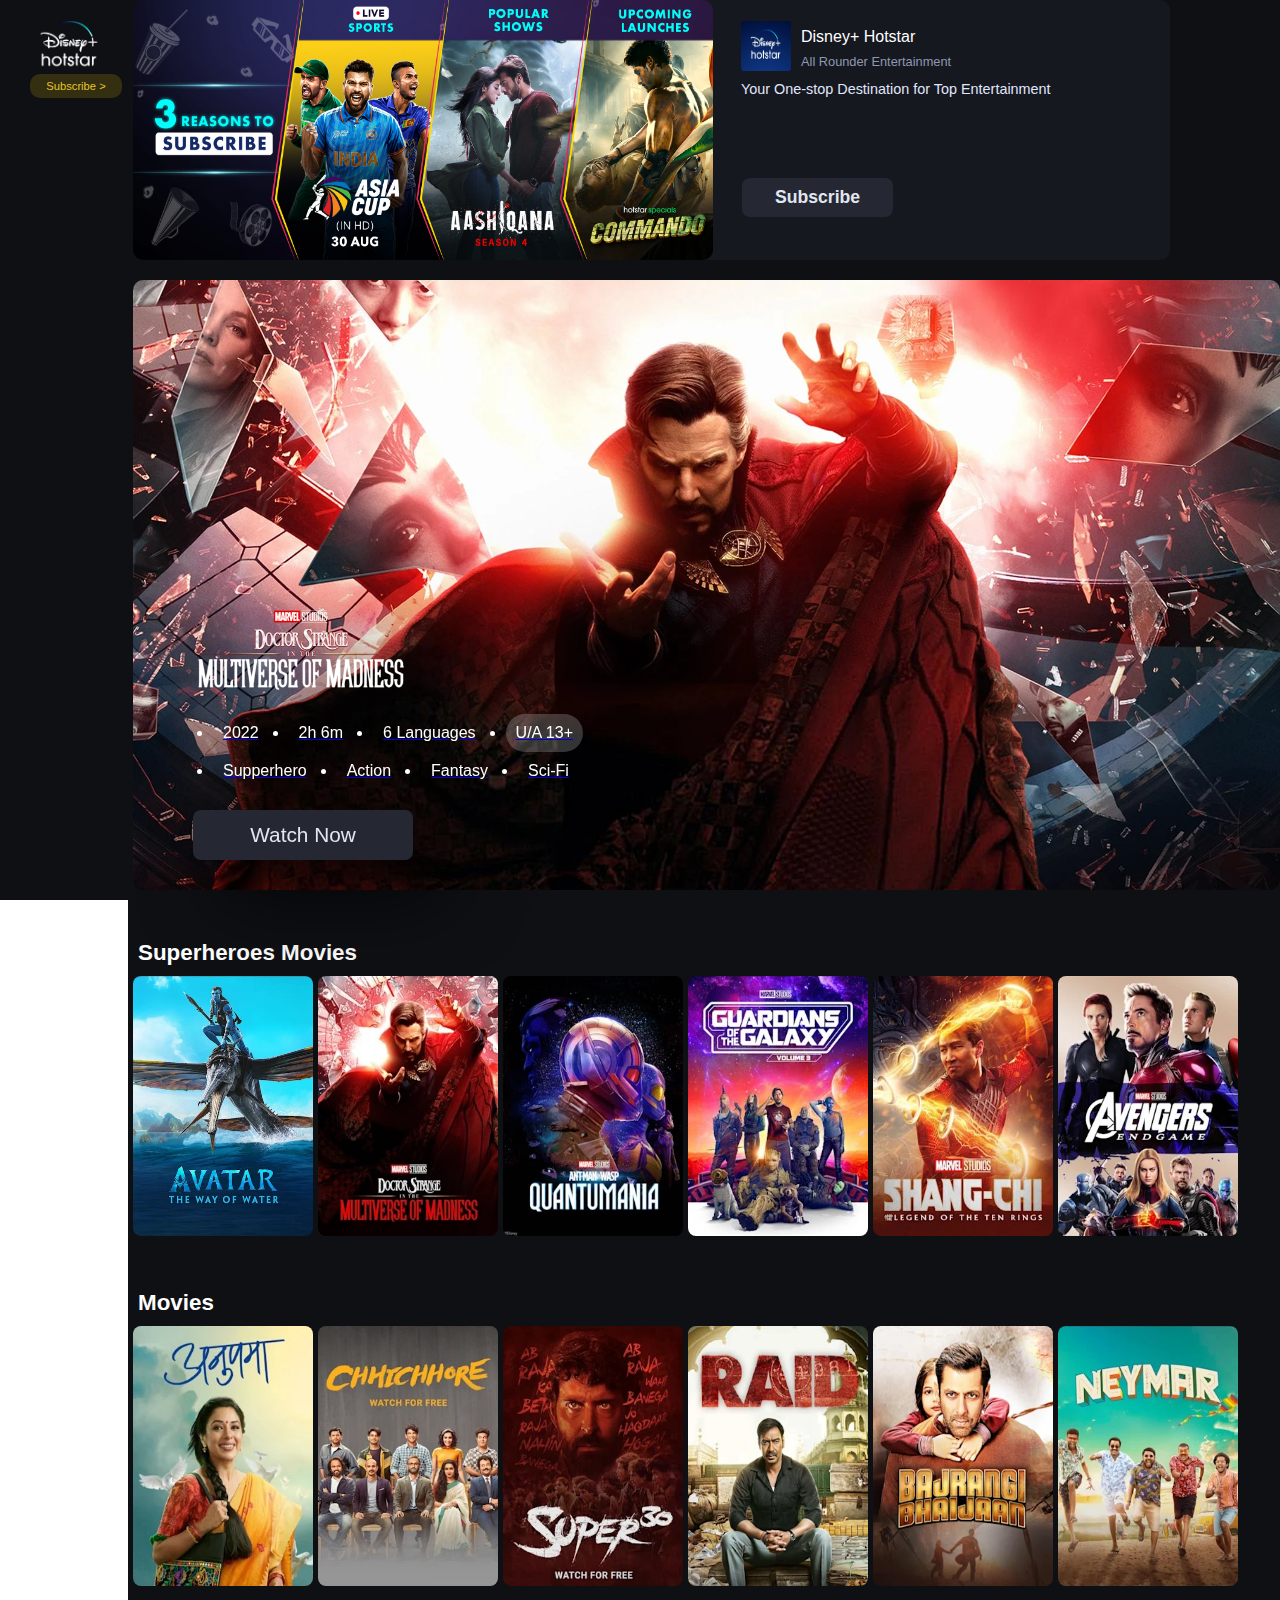
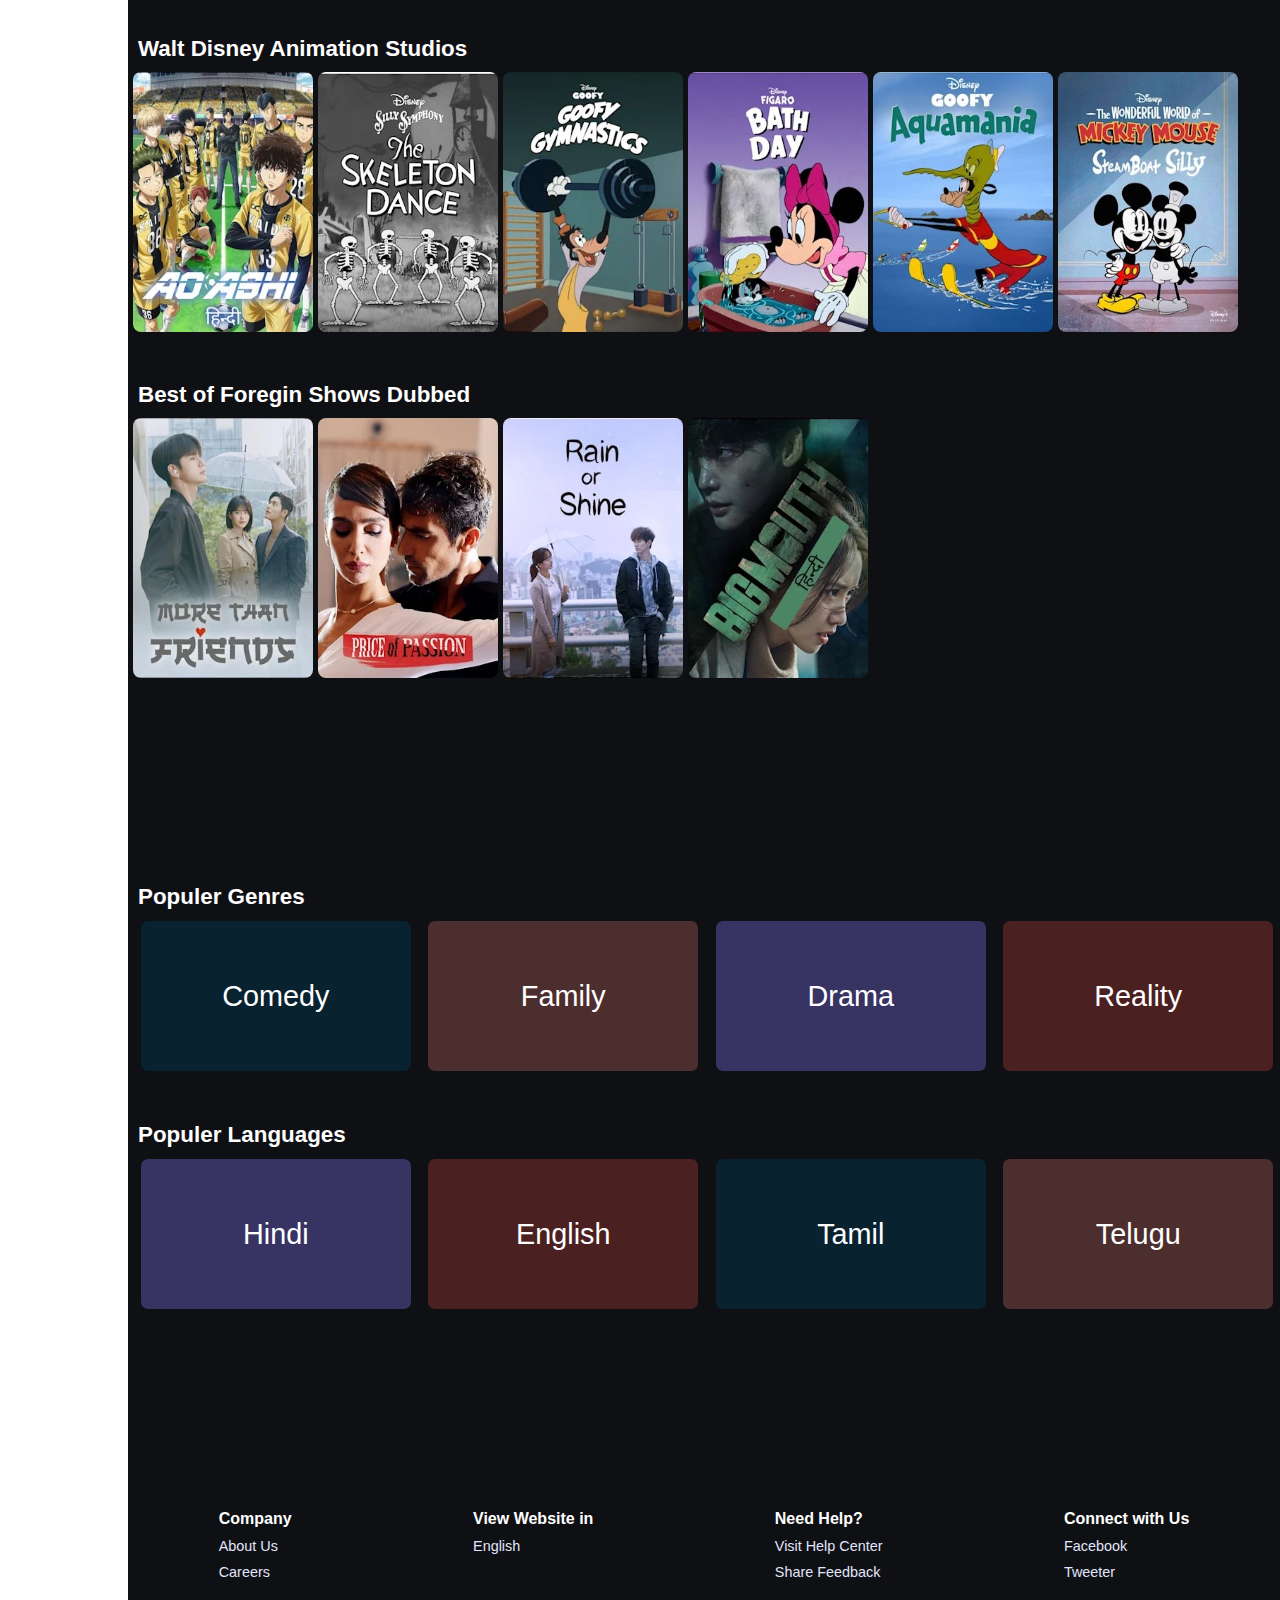
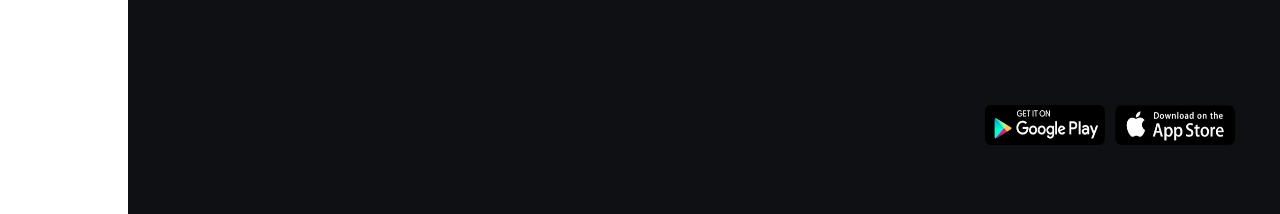
<file: index.html>
<!DOCTYPE html>
<html lang="en">
<head>
    <meta charset="UTF-8">
    <meta name="viewport" content="width=device-width, initial-scale=1.0">
    <link rel="stylesheet" href="https://cdnjs.cloudflare.com/ajax/libs/font-awesome/6.4.2/css/all.min.css" integrity="sha512-z3gLpd7yknf1YoNbCzqRKc4qyor8gaKU1qmn+CShxbuBusANI9QpRohGBreCFkKxLhei6S9CQXFEbbKuqLg0DA==" crossorigin="anonymous" referrerpolicy="no-referrer" />
    <link rel="stylesheet" href="style.css">
    <title>Hotstar</title>
</head>
<body>
    <div class="side-panel">
        <div class="logo">
            <img src="New folder (3)/disney-hotstar-1 copy.png" class="hotstar-logo">
            <div class="paragraph-hover">
                <p class="paragraph font-family">
                    Subscribe >
                </p>
            </div>
        </div>
        <div class="icons">
            <a href="account.html"><div class="icon">
                <i class="fa-regular fa-user"></i>
            </div>
            </a>
            <a href="search.html"><div class="icon">
                <i class="fa-solid fa-magnifying-glass"></i>
            </div></a>
            <div class="icon">
                <i class="fa-solid fa-house"></i>
            </div>
            <div class="icon">
                <i class="fa-solid fa-tv"></i>
            </div>
            <div class="icon">
                <i class="fa-solid fa-film"></i>
            </div>
            <div class="icon">
                <i class="fa-solid fa-volleyball"></i>
            </div>
        </div>
    </div>
    <div class="all-content">
        <div class="top-section">
            <img src="3RTSv17_deskXbb-01d5517a-7dde-459c-91a3-10e187bd60a3.jpg" class="top-section-image">
            <div class="top-image-details">
                <div class="disney-hotstar">
                    <img src="New folder (3)/4-3_dribbble_3_1 - Copy.png" class="mini-img">
                    <div class="main-id">
                        <p class="font-family paragraph2">
                            Disney+ Hotstar
                        </p>
                        <p class="font-family paragraph3">
                            All Rounder Entertainment
                        </p>
                    </div>
                </div>
                <p class="font-family paragraph4">
                    Your One-stop Destination for Top Entertainment
                </p>
                <div class="border">
                    <button class="btn-subscribe border">
                        Subscribe
                    </button>
                </div>
            </div>
        </div>

        <a href="strangrmovie.html"><div class="main-image">
            <div class="image-panel">
                <div class="background">
                    <img src="New folder (7)/1366775-t-c895dcf7822f.jpg" class="image-on-image"> 
                <ul>
                    <li>2022</li>
                    <li>2h 6m</li>
                    <li>6 Languages</li>
                    <li class="list">U/A 13+</li>
                </ul> 
                <ul>
                    <li>Supperhero</li>
                    <li>Action</li>
                    <li>Fantasy</li>
                    <li>Sci-Fi</li>
                </ul>
                    <button class="watch-now-btn border">Watch Now</button>
                </div>
            </div></a> 
        </div>   
        

        <h1 class="heading">Superheroes Movies</h1>
        <div class="images-container">
            <a href="avatarmovie.html">
                <img src="New folder (4)/1524157-i-2831ab27add0.jpg (3).jpg" class="image-box">
            </a>
            <a href="strangrmovie.html">
                <img src="New folder (4)/1279946-v-e840df4196c6.jpg" class="image-box">
            </a>
            <a href="antmanmovie.html">
                <img src="New folder (4)/1524168-v-aa781d26b891.jpg" class="image-box">
            </a>
            <a href="gardians.html">
                <img src="New folder (4)/1557487-v-7443ca868089.jpg" class="image-box">
            </a>
            <a href="shangchi.html">
                <img src="New folder (4)/shang-chi.jpg" class="image-box">
            </a>
            <a href="endgamemoive.html">
                <img src="New folder (4)/Avengers endgame.jpg" class="image-box">
            </a>
        </div>

        <h1 class="heading">Movies</h1>
        <div class="images-container">
            <img src="New folder/1364249-v-2e30b93b7bb5.jpg" class="image-box">
            <img src="New folder/1389219-v-9752e6e5bb92.jpg" class="image-box">
            <img src="New folder/1389231-v-6191b0d9af4f.jpg" class="image-box">
            <img src="New folder/1000212789-v.jpg" class="image-box">
            <img src="New folder/1000071777-v.jpg" class="image-box">
            <img src="New folder/1566553-v-62503ff858b8.jpg" class="image-box">
        </div>

        <h1 class="heading">Walt Disney Animation Studios</h1>
        <div class="images-container">
            <img src="New folder (6)/1455243-v-c7c8070be2ee.jpg" class="image-box">
            <img src="New folder (6)/1545677-v-59119982747d.jpg" class="image-box">
            <img src="New folder (6)/1545691-v-5fb052fca7e8.jpg" class="image-box">
            <img src="New folder (6)/1545702-v-7986542e7e12.jpg" class="image-box">
            <img src="New folder (6)/1545738-v-439f0155a033.jpg" class="image-box">
            <img src="New folder (6)/1547440-v-0adc4d677501.jpg" class="image-box">
        </div>

        <h1 class="heading">Best of Foregin Shows Dubbed</h1>
        <div class="images-container2">
            <img src="New folder (9)/1274165-v-b8a97c4ed9a8.jpg" class="image-box">
            <img src="New folder (9)/1284572-v-f85126d33072.jpg" class="image-box">
            <img src="New folder (9)/1293389-v-6adbb88ca812.jpg" class="image-box">
            <img src="New folder (9)/1441965-v-6561f230c549.jpg" class="image-box">
        </div>

        <div class="all-vidoes">
            <div class="video">
                <div class="border">
                    <video playsinline loop autoplay="false" class="video-auto">
                        <source type="video/mp4" src="New folder (2)/1on5cf_1587393232549.mp4">
                    </video>
                </div>
            </div>

            <div class="video">
                <div class="border">
                    <video playsinline loop autoplay="false" class="video-auto">
                        <source type="video/mp4" src="New folder (2)/ojerhm_1587393280208.mp4">
                    </video>
                </div>
            </div>

            <div class="video">
                <div class="border">
                    <video playsinline loop autoplay="false" class="video-auto">
                        <source type="video/mp4" src="New folder (2)/qh3yh_1587393133132.mp4">
                    </video>
                </div>
            </div>

            <div class="video">
                <div class="border">
                    <video playsinline loop autoplay="false" class="video-auto">
                        <source type="video/mp4" src="New folder (2)/utwmfd_1587393376512 (1).mp4">
                    </video>
                </div>
            </div>
        </div>
        
        <h1 class="heading">Populer Genres</h1>
        <div class="all-genres border">
            <div class="box1">
                Comedy
            </div>
            <div class="box2">
                Family
            </div>
            <div class="box3">
                Drama
            </div>
            <div class="box4">
                Reality
            </div>
        </div>

        <h1 class="heading">Populer Languages</h1>
        <div class="all-genres border">
            <div class="box3">
                Hindi 
            </div>
            <div class="box4">
                English
            </div>
            <div class="box1">
                Tamil
            </div>
            <div class="box2">
                Telugu
            </div>
        </div>

        <div class="footer">
            <div class="details">
                <h3 class="heading4">Company</h3>
                <p class="paragraph4">About Us</p>
                <p class="paragraph4">Careers</p>
            </div>

            <div class="details">
                <h3 class="heading4">View Website in</h3>
                <p class="paragraph4">English</p>
            </div>

            <div class="details">
                <h3 class="heading4">Need Help?</h3>
                <p class="paragraph4">Visit Help Center</p>
                <p class="paragraph4">Share Feedback</p>
            </div>

            <div class="details">
                <h3 class="heading4">Connect with Us</h3>
                <p class="paragraph4">Facebook</p>
                <p class="paragraph4">Tweeter</p>
            </div>
        </div>
        <div class="footer-logo">
            <a href="#"><img src="google-playstore.jpg" ></a>
            <a href="#"><img src="ios-appstore.jpg" ></a>
        </div>
        
    </div> 

</body>
</html>
</file>
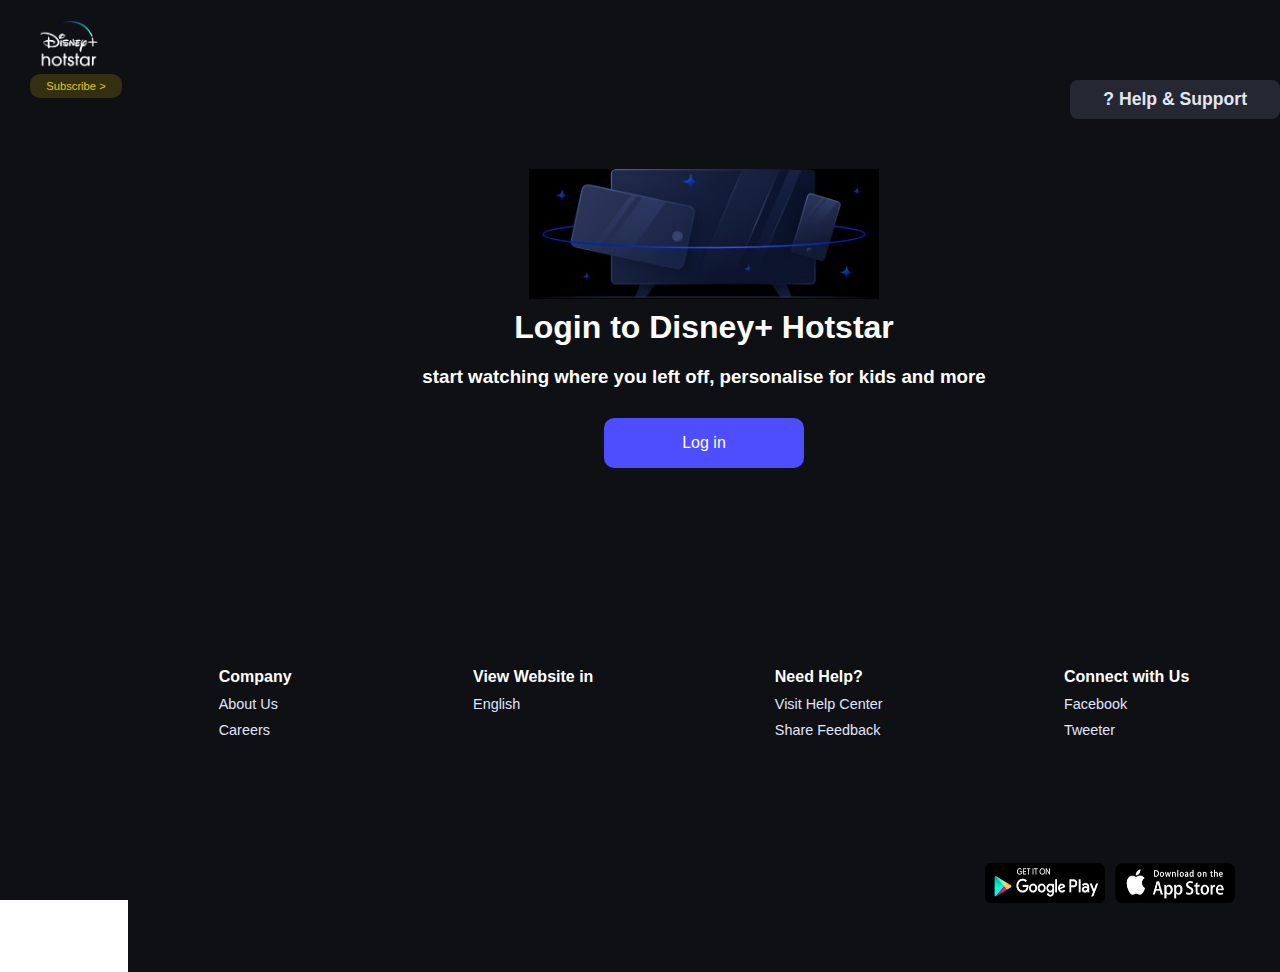
<file: account.html>
<!DOCTYPE html>
<html lang="en">
<head>
    <meta charset="UTF-8">
    <meta name="viewport" content="width=device-width, initial-scale=1.0">
    <link rel="stylesheet" href="style.css">
    <title>Acconunt</title>
</head>
<body>
    
    <div class="side-panel">
        <div class="logo">
            <img src="New folder (3)/disney-hotstar-1 copy.png" class="hotstar-logo">
            <div class="paragraph-hover">
                <p class="paragraph font-family">
                    Subscribe >
                </p>
            </div>
        </div>
        <div class="icons">
            <div class="icon">
                <i class="fa-regular fa-user"></i>
            </div>
            <a href="search.html"><div class="icon">
                <i class="fa-solid fa-magnifying-glass"></i>
            </div></a>
            <a href="index.html">
                <div class="icon">
                    <i class="fa-solid fa-house"></i>
                </div>
            </a>
            <div class="icon">
                <i class="fa-solid fa-tv"></i>
            </div>
            <div class="icon">
                <i class="fa-solid fa-film"></i>
            </div>
            <div class="icon">
                <i class="fa-solid fa-volleyball"></i>
            </div>
        </div>
    </div>
    
    <div class="all-content">
        <div class="account-background">
            <div class="account-button">
                <button class="btn-subscribe border">? Help & Support</button>
            </div>
            <div class="image-account">
                <img src="my_space_login_in.jpg" class="account-image">
            </div>
            <div class="heading-accounts">
                <div class="text-align">
                    <h1 class="login-heading">Login to Disney+ Hotstar</h1>
                    <h3 class="login-heading">start watching where you left off, personalise for kids and more</h3>
                    <button class="log-in-btn">Log in</button>
                </div>
            </div>
    
    </div>
        <div class="footer">
            <div class="details">
                <h3 class="heading4">Company</h3>
                <p class="paragraph4">About Us</p>
                <p class="paragraph4">Careers</p>
            </div>

            <div class="details">
                <h3 class="heading4">View Website in</h3>
                <p class="paragraph4">English</p>
            </div>

            <div class="details">
                <h3 class="heading4">Need Help?</h3>
                <p class="paragraph4">Visit Help Center</p>
                <p class="paragraph4">Share Feedback</p>
            </div>

            <div class="details">
                <h3 class="heading4">Connect with Us</h3>
                <p class="paragraph4">Facebook</p>
                <p class="paragraph4">Tweeter</p>
            </div>
        </div>
        
        <div class="footer-logo">
            <a href="#"><img src="google-playstore.jpg" ></a>
            <a href="#"><img src="ios-appstore.jpg" ></a>
        </div>
    </div>


</body>
</html>
</file>
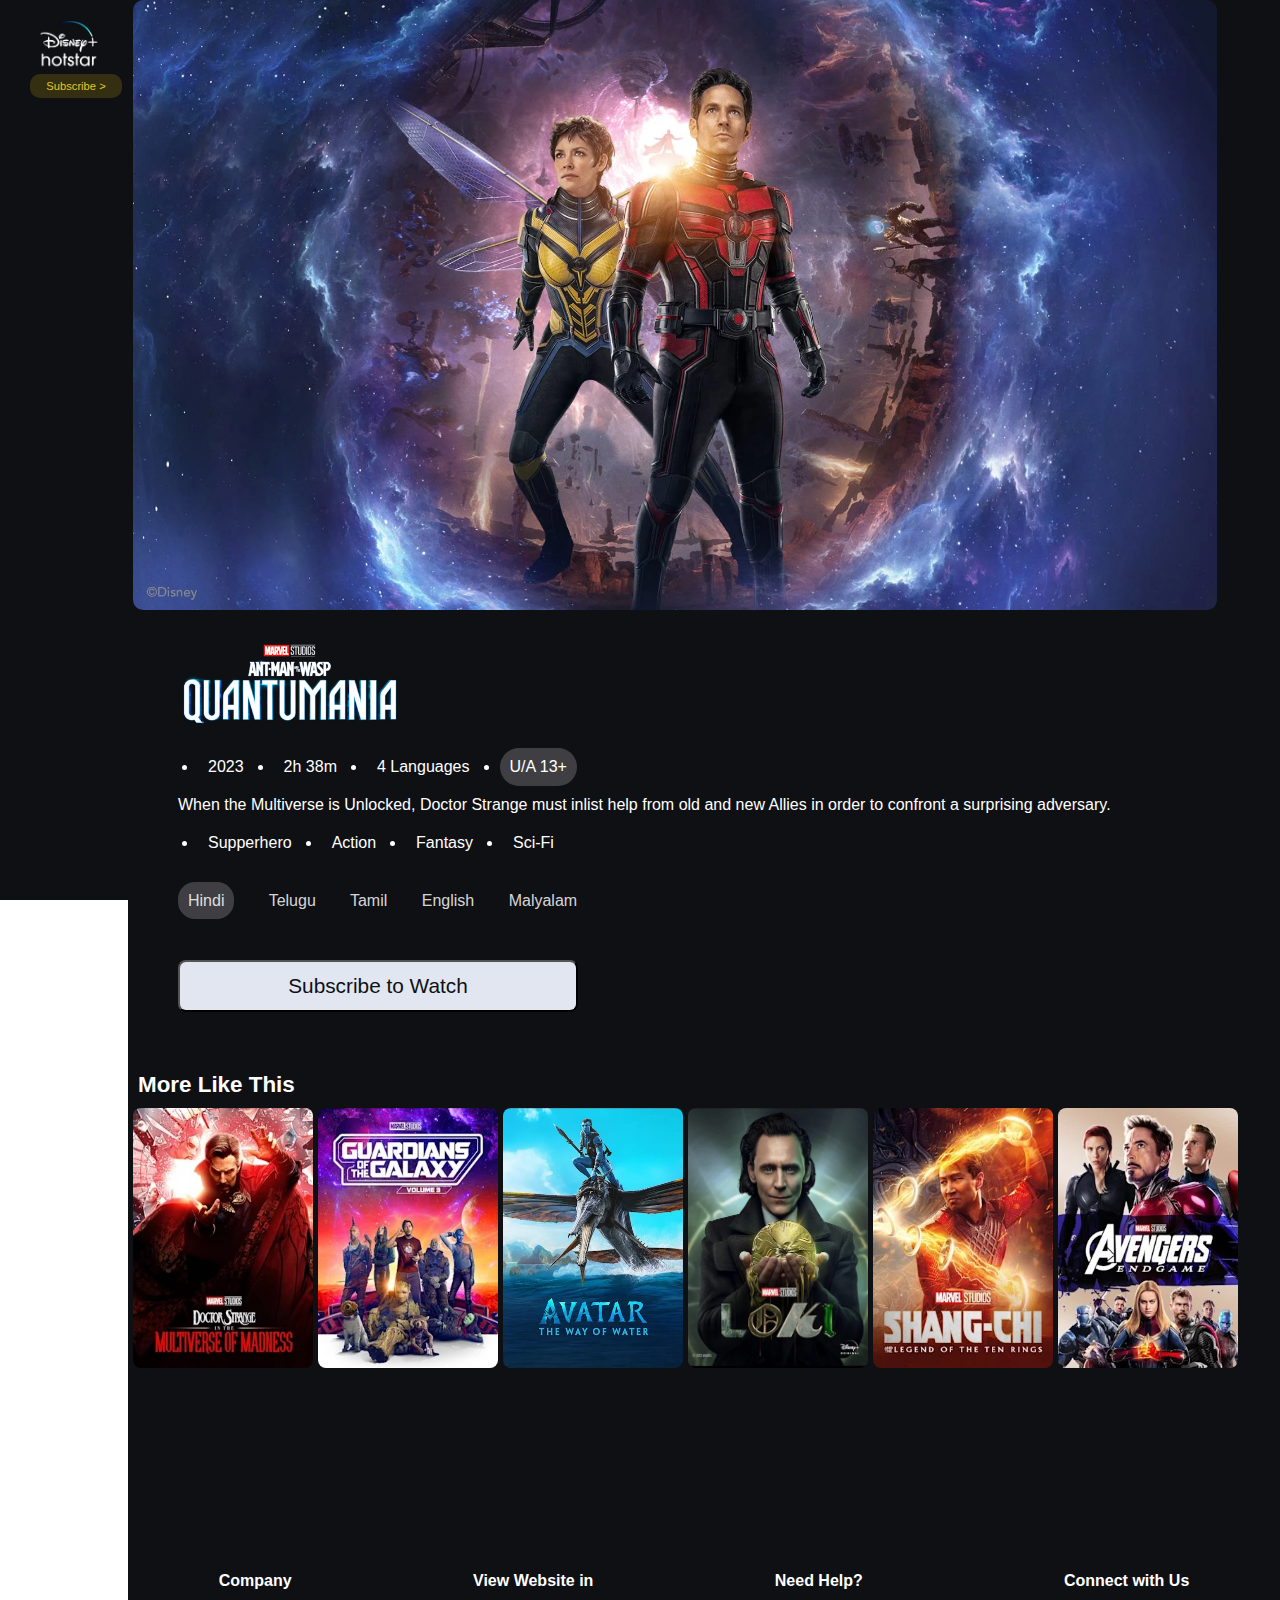
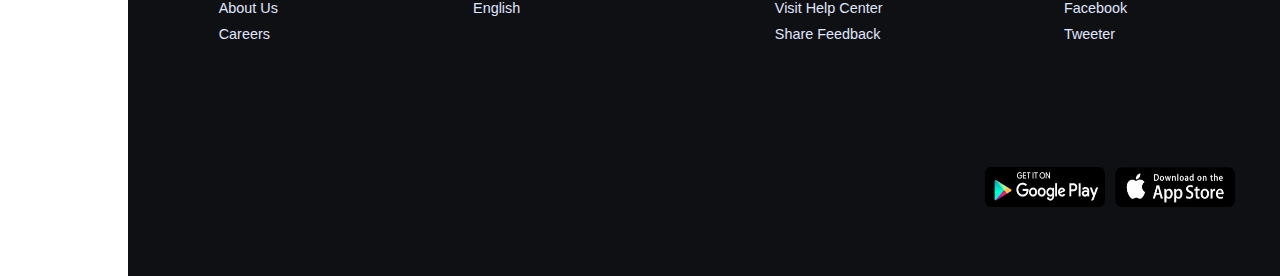
<file: antmanmovie.html>
<!DOCTYPE html>
<html lang="en">
<head>
    <meta charset="UTF-8">
    <meta name="viewport" content="width=device-width, initial-scale=1.0">
    <link rel="stylesheet" href="https://cdnjs.cloudflare.com/ajax/libs/font-awesome/6.4.2/css/all.min.css" integrity="sha512-z3gLpd7yknf1YoNbCzqRKc4qyor8gaKU1qmn+CShxbuBusANI9QpRohGBreCFkKxLhei6S9CQXFEbbKuqLg0DA==" crossorigin="anonymous" referrerpolicy="no-referrer" />
    <link rel="stylesheet" href="style.css">
    <title>Antman And the Wasp Quantmenia</title>
</head>
<body>
    
    <div class="side-panel">
        <div class="logo">
            <img src="New folder (3)/disney-hotstar-1 copy.png" class="hotstar-logo">
            <div class="paragraph-hover">
                <p class="paragraph font-family">
                    Subscribe >
                </p>
            </div>
        </div>
        <div class="icons">
            <div class="icon">
                <i class="fa-regular fa-user"></i>
            </div>
            <a href="search.html"><div class="icon">
                <i class="fa-solid fa-magnifying-glass"></i>
            </div></a>
            <a href="index.html">
                <div class="icon">
                    <i class="fa-solid fa-house"></i>
                </div>
            </a>
            <div class="icon">
                <i class="fa-solid fa-tv"></i>
            </div>
            <div class="icon">
                <i class="fa-solid fa-film"></i>
            </div>
            <div class="icon">
                <i class="fa-solid fa-volleyball"></i>
            </div>
        </div>
    </div>

    <div class="all-content">
        <div class="video">
            <img src="sec/1524157-i-2831ab27add0.jpg (1).jpg" class="main-image">
            <div class="image-panel">
                <div class="background2">
                    <img src="New folder (7)/1524156-t-cc20984d5b50.png" class="image-on-image"> 
                <ul>
                    <li>2023</li>
                    <li>2h 38m</li>
                    <li>4 Languages</li>
                    <li class="list">U/A 13+</li>
                </ul>
                <p class="paragraph5">
                    When the Multiverse is Unlocked, Doctor Strange must inlist help from old and new Allies in order to confront a surprising adversary.
                </p> 
                <ul>
                    <li>Supperhero</li>
                    <li>Action</li>
                    <li>Fantasy</li>
                    <li>Sci-Fi</li>
                </ul>
                    <div class="all-language">
                        <a href="#" class="language select-language">Hindi</a>
                        <a href="#" class="language">Telugu</a>
                        <a href="#" class="language">Tamil</a>
                        <a href="#" class="language">English</a>
                        <a href="#" class="language">Malyalam</a>
                    </div>
                    <button class="Subscribe-watch-btn">Subscribe to Watch</button>
                </div>
            </div>
        </div>

        <h1 class="heading">More Like This</h1>
        <div class="images-container">
            <a href="strangrmovie.html">
                <img src="New folder (4)/1279946-v-e840df4196c6.jpg" class="image-box">
            </a>
            <a href="gardians.html">
                <img src="New folder (4)/1557487-v-7443ca868089.jpg" class="image-box">
            </a>
            <a href="avatarmovie.html">
                <img src="New folder (4)/1524157-i-2831ab27add0.jpg (3).jpg" class="image-box">
            </a>
            <a href="loki.html">
                <img src="New folder (7)/1462448-v-f21a9b6d25d3.jpg" class="image-box">
            </a>
            <a href="shangchi.html">
                <img src="New folder (4)/shang-chi.jpg" class="image-box">
            </a>
            <a href="endgamemoive.html">
                <img src="New folder (4)/Avengers endgame.jpg" class="image-box">
            </a>
        </div>

        <div class="footer">
            <div class="details">
                <h3 class="heading4">Company</h3>
                <p class="paragraph4">About Us</p>
                <p class="paragraph4">Careers</p>
            </div>

            <div class="details">
                <h3 class="heading4">View Website in</h3>
                <p class="paragraph4">English</p>
            </div>

            <div class="details">
                <h3 class="heading4">Need Help?</h3>
                <p class="paragraph4">Visit Help Center</p>
                <p class="paragraph4">Share Feedback</p>
            </div>

            <div class="details">
                <h3 class="heading4">Connect with Us</h3>
                <p class="paragraph4">Facebook</p>
                <p class="paragraph4">Tweeter</p>
            </div>
        </div>
        
        <div class="footer-logo">
            <a href="#"><img src="google-playstore.jpg" ></a>
            <a href="#"><img src="ios-appstore.jpg" ></a>
        </div>
    </div>

</body>
</html>
</file>
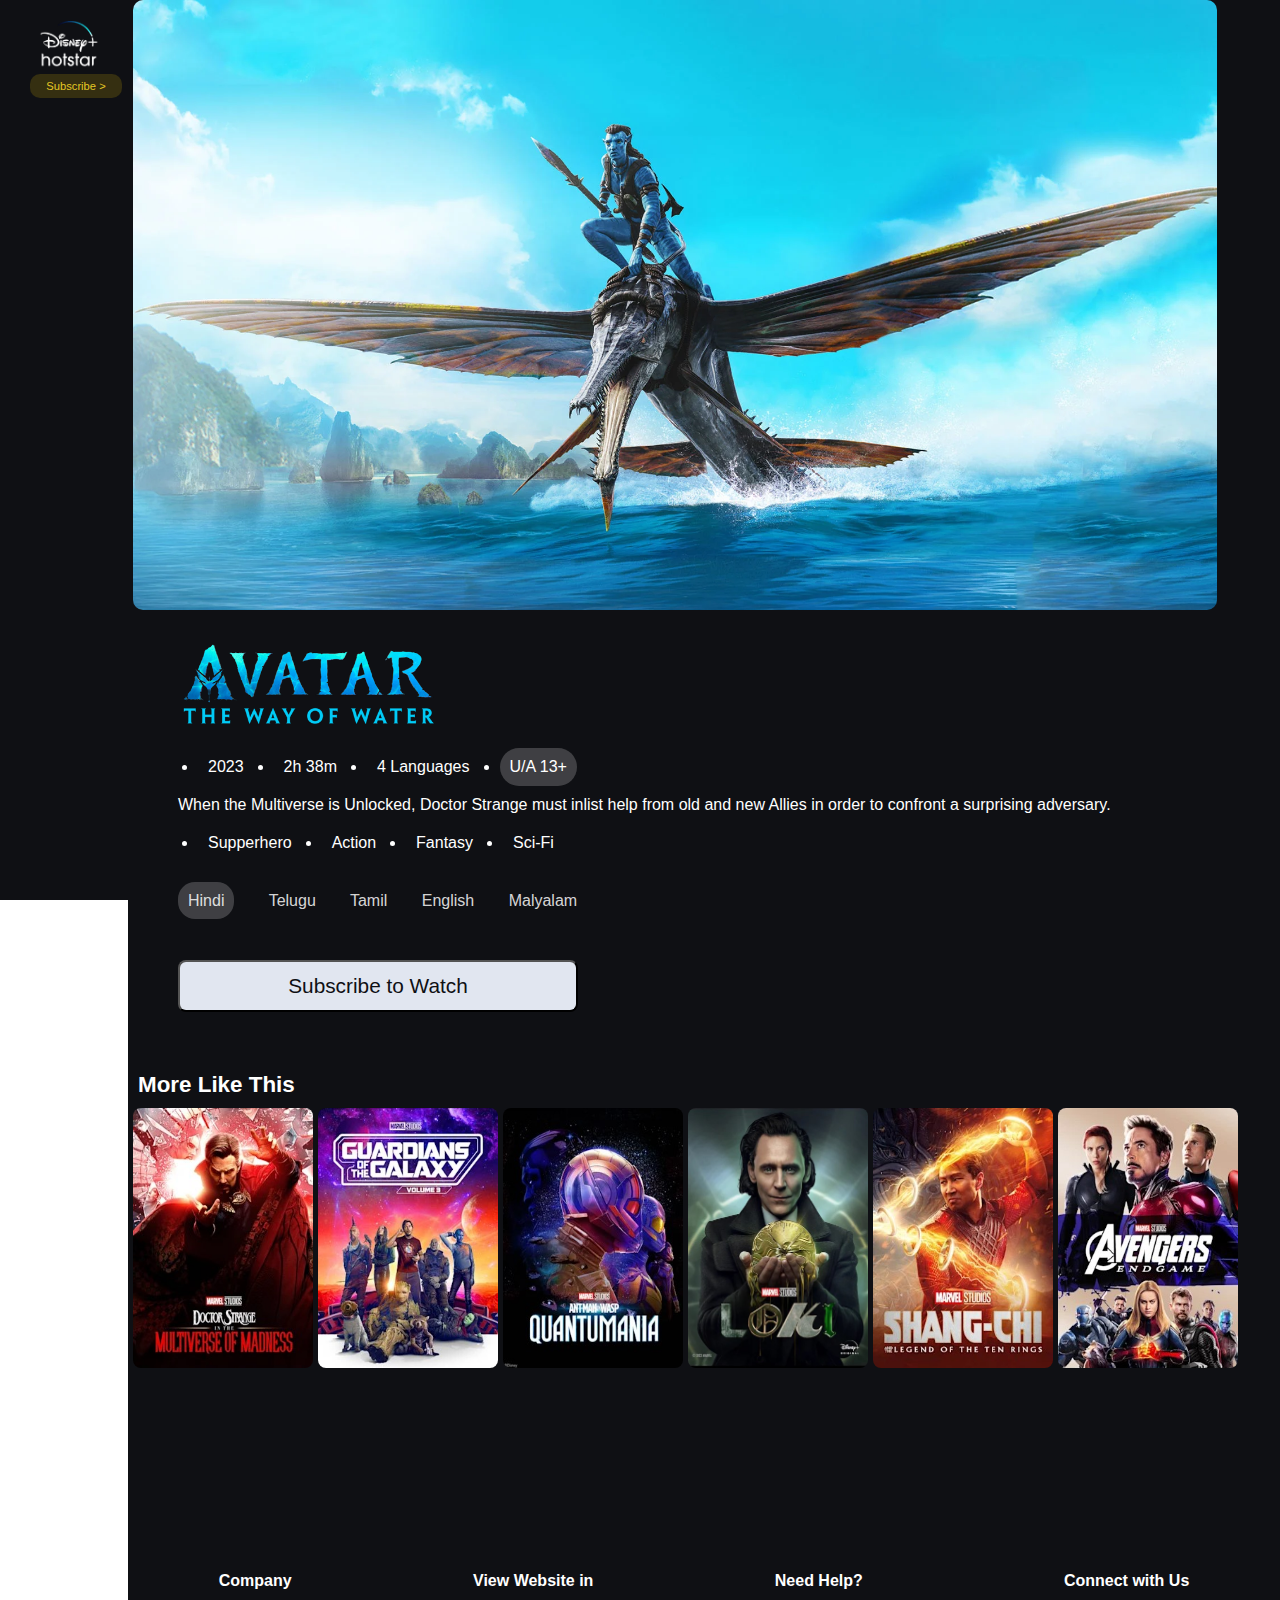
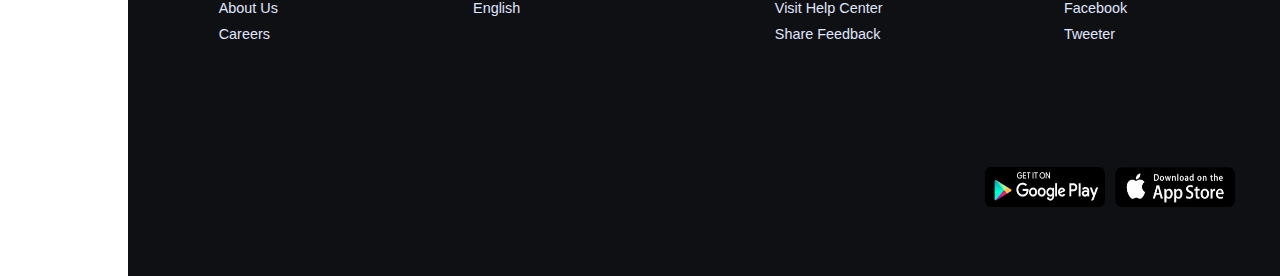
<file: avatarmovie.html>
<!DOCTYPE html>
<html lang="en">
<head>
    <meta charset="UTF-8">
    <meta name="viewport" content="width=device-width, initial-scale=1.0">
    <link rel="stylesheet" href="https://cdnjs.cloudflare.com/ajax/libs/font-awesome/6.4.2/css/all.min.css" integrity="sha512-z3gLpd7yknf1YoNbCzqRKc4qyor8gaKU1qmn+CShxbuBusANI9QpRohGBreCFkKxLhei6S9CQXFEbbKuqLg0DA==" crossorigin="anonymous" referrerpolicy="no-referrer" />
    <link rel="stylesheet" href="style.css">
    <title>Avatar Movie</title>
</head>
<body>
    
    <div class="side-panel">
        <div class="logo">
            <img src="New folder (3)/disney-hotstar-1 copy.png" class="hotstar-logo">
            <div class="paragraph-hover">
                <p class="paragraph font-family">
                    Subscribe >
                </p>
            </div>
        </div>
        <div class="icons">
            <div class="icon">
                <i class="fa-regular fa-user"></i>
            </div>
            <a href="search.html"><div class="icon">
                <i class="fa-solid fa-magnifying-glass"></i>
            </div></a>
            <a href="index.html">
                <div class="icon">
                    <i class="fa-solid fa-house"></i>
                </div>
            </a>
            <div class="icon">
                <i class="fa-solid fa-tv"></i>
            </div>
            <div class="icon">
                <i class="fa-solid fa-film"></i>
            </div>
            <div class="icon">
                <i class="fa-solid fa-volleyball"></i>
            </div>
        </div>
    </div>

    <div class="all-content">
        <div class="video">
            <img src="sec/1524157-i-2831ab27add0.jpg (2).jpg" class="main-image">
            <div class="image-panel">
                <div class="background2">
                    <img src="New folder (7)/1530218-t-2650980402fc.png" class="image-on-image"> 
                <ul>
                    <li>2023</li>
                    <li>2h 38m</li>
                    <li>4 Languages</li>
                    <li class="list">U/A 13+</li>
                </ul>
                <p class="paragraph5">
                    When the Multiverse is Unlocked, Doctor Strange must inlist help from old and new Allies in order to confront a surprising adversary.
                </p> 
                <ul>
                    <li>Supperhero</li>
                    <li>Action</li>
                    <li>Fantasy</li>
                    <li>Sci-Fi</li>
                </ul>
                    <div class="all-language">
                        <a href="#" class="language select-language">Hindi</a>
                        <a href="#" class="language">Telugu</a>
                        <a href="#" class="language">Tamil</a>
                        <a href="#" class="language">English</a>
                        <a href="#" class="language">Malyalam</a>
                    </div>
                    <button class="Subscribe-watch-btn">Subscribe to Watch</button>
                </div>
            </div>
        </div>

        <h1 class="heading">More Like This</h1>
        <div class="images-container">
            <a href="strangrmovie.html">
                <img src="New folder (4)/1279946-v-e840df4196c6.jpg" class="image-box">
            </a>
            <a href="gardians.html">
                <img src="New folder (4)/1557487-v-7443ca868089.jpg" class="image-box">
            </a>
            <a href="antmanmovie.html">
                <img src="New folder (4)/1524168-v-aa781d26b891.jpg" class="image-box">
            </a>
            <a href="loki.html">
                <img src="New folder (7)/1462448-v-f21a9b6d25d3.jpg" class="image-box">
            </a>
            <a href="shangchi.html">
                <img src="New folder (4)/shang-chi.jpg" class="image-box">
            </a>
            <a href="endgamemoive.html">
                <img src="New folder (4)/Avengers endgame.jpg" class="image-box">
            </a>
        </div>

        <div class="footer">
            <div class="details">
                <h3 class="heading4">Company</h3>
                <p class="paragraph4">About Us</p>
                <p class="paragraph4">Careers</p>
            </div>

            <div class="details">
                <h3 class="heading4">View Website in</h3>
                <p class="paragraph4">English</p>
            </div>

            <div class="details">
                <h3 class="heading4">Need Help?</h3>
                <p class="paragraph4">Visit Help Center</p>
                <p class="paragraph4">Share Feedback</p>
            </div>

            <div class="details">
                <h3 class="heading4">Connect with Us</h3>
                <p class="paragraph4">Facebook</p>
                <p class="paragraph4">Tweeter</p>
            </div>
        </div>
        
        <div class="footer-logo">
            <a href="#"><img src="google-playstore.jpg" ></a>
            <a href="#"><img src="ios-appstore.jpg" ></a>
        </div>
    </div>

</body>
</html>
</file>
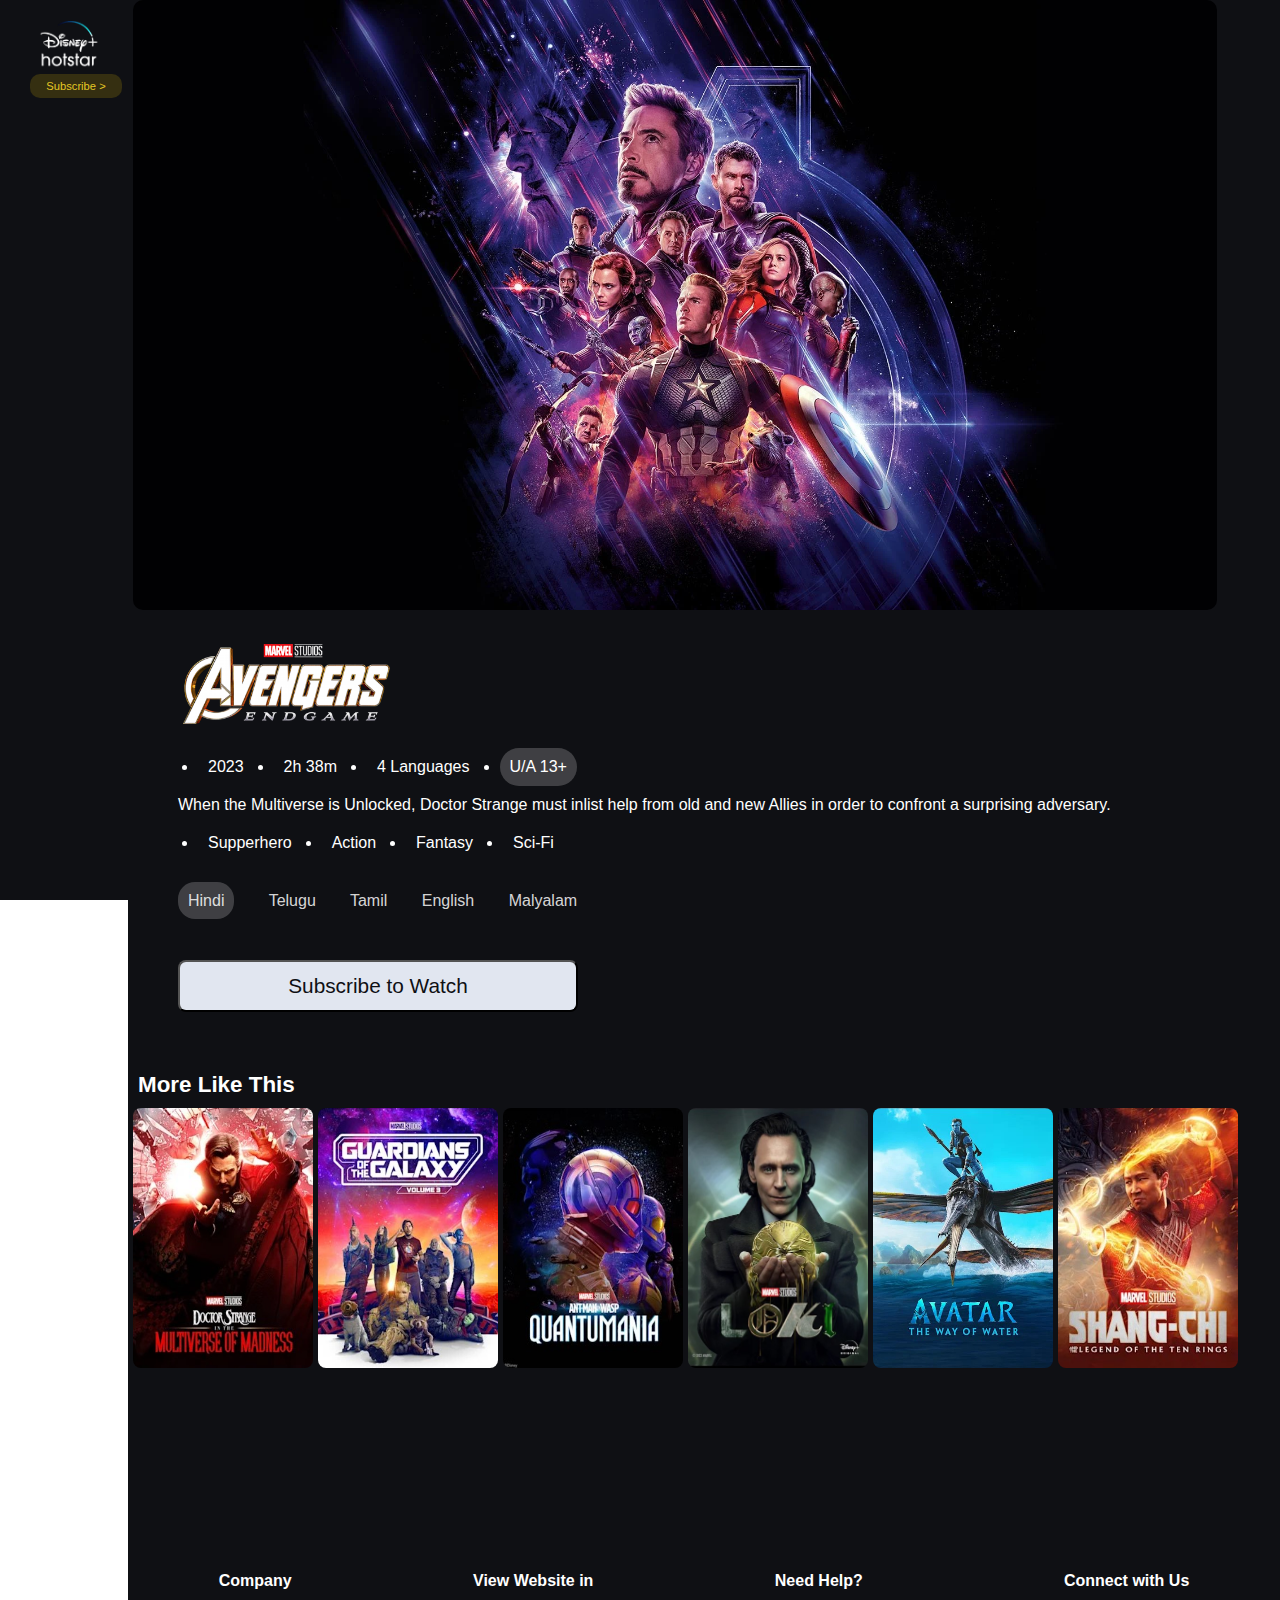
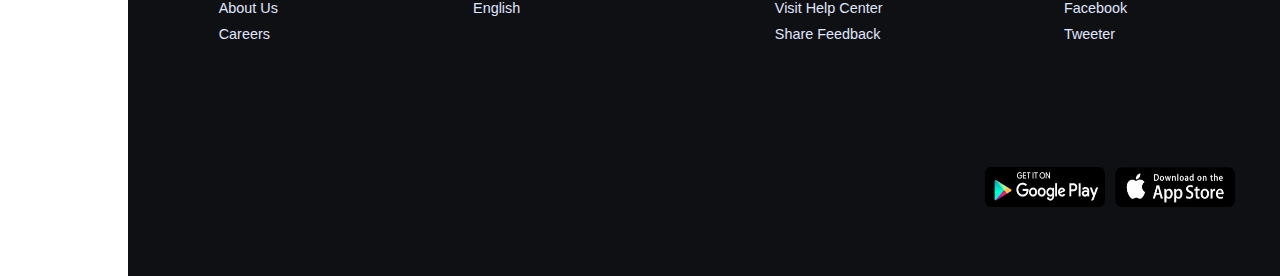
<file: endgamemoive.html>
<!DOCTYPE html>
<html lang="en">
<head>
    <meta charset="UTF-8">
    <meta name="viewport" content="width=device-width, initial-scale=1.0">
    <link rel="stylesheet" href="https://cdnjs.cloudflare.com/ajax/libs/font-awesome/6.4.2/css/all.min.css" integrity="sha512-z3gLpd7yknf1YoNbCzqRKc4qyor8gaKU1qmn+CShxbuBusANI9QpRohGBreCFkKxLhei6S9CQXFEbbKuqLg0DA==" crossorigin="anonymous" referrerpolicy="no-referrer" />
    <link rel="stylesheet" href="style.css">
    <title>Strange Movie</title>
</head>
<body>
    
    <div class="side-panel">
        <div class="logo">
            <img src="New folder (3)/disney-hotstar-1 copy.png" class="hotstar-logo">
            <div class="paragraph-hover">
                <p class="paragraph font-family">
                    Subscribe >
                </p>
            </div>
        </div>
        <div class="icons">
            <div class="icon">
                <i class="fa-regular fa-user"></i>
            </div>
            <a href="search.html"><div class="icon">
                <i class="fa-solid fa-magnifying-glass"></i>
            </div></a>
            <a href="index.html">
                <div class="icon">
                    <i class="fa-solid fa-house"></i>
                </div>
            </a>
            <div class="icon">
                <i class="fa-solid fa-tv"></i>
            </div>
            <div class="icon">
                <i class="fa-solid fa-film"></i>
            </div>
            <div class="icon">
                <i class="fa-solid fa-volleyball"></i>
            </div>
        </div>
    </div>

    <div class="all-content">
        <div class="video">
            <img src="sec/1524157-i-2831ab27add0.jpg (5).jpg" class="main-image">
            <div class="image-panel">
                <div class="background2">
                    <img src="New folder (7)/1366722-t-48964025ccfe.jpg" class="image-on-image"> 
                <ul>
                    <li>2023</li>
                    <li>2h 38m</li>
                    <li>4 Languages</li>
                    <li class="list">U/A 13+</li>
                </ul>
                <p class="paragraph5">
                    When the Multiverse is Unlocked, Doctor Strange must inlist help from old and new Allies in order to confront a surprising adversary.
                </p> 
                <ul>
                    <li>Supperhero</li>
                    <li>Action</li>
                    <li>Fantasy</li>
                    <li>Sci-Fi</li>
                </ul>
                    <div class="all-language">
                        <a href="#" class="language select-language">Hindi</a>
                        <a href="#" class="language">Telugu</a>
                        <a href="#" class="language">Tamil</a>
                        <a href="#" class="language">English</a>
                        <a href="#" class="language">Malyalam</a>
                    </div>
                    <button class="Subscribe-watch-btn">Subscribe to Watch</button>
                </div>
            </div>
        </div>

        <h1 class="heading">More Like This</h1>
        <div class="images-container">
            <a href="strangrmovie.html">
                <img src="New folder (4)/1279946-v-e840df4196c6.jpg" class="image-box">
            </a>
            <a href="gardians.html">
                <img src="New folder (4)/1557487-v-7443ca868089.jpg" class="image-box">
            </a>
            <a href="antmanmovie.html">
                <img src="New folder (4)/1524168-v-aa781d26b891.jpg" class="image-box">
            </a>
            <a href="loki.html">
                <img src="New folder (7)/1462448-v-f21a9b6d25d3.jpg" class="image-box">
            </a>
            <a href="avatarmovie.html">
                <img src="New folder (4)/1524157-i-2831ab27add0.jpg (3).jpg" class="image-box">
            </a>
            <a href="shangchi.html">
                <img src="New folder (4)/shang-chi.jpg" class="image-box">
            </a>
        </div>

        <div class="footer">
            <div class="details">
                <h3 class="heading4">Company</h3>
                <p class="paragraph4">About Us</p>
                <p class="paragraph4">Careers</p>
            </div>

            <div class="details">
                <h3 class="heading4">View Website in</h3>
                <p class="paragraph4">English</p>
            </div>

            <div class="details">
                <h3 class="heading4">Need Help?</h3>
                <p class="paragraph4">Visit Help Center</p>
                <p class="paragraph4">Share Feedback</p>
            </div>

            <div class="details">
                <h3 class="heading4">Connect with Us</h3>
                <p class="paragraph4">Facebook</p>
                <p class="paragraph4">Tweeter</p>
            </div>
        </div>
        
        <div class="footer-logo">
            <a href="#"><img src="google-playstore.jpg" ></a>
            <a href="#"><img src="ios-appstore.jpg" ></a>
        </div>
    </div>

</body>
</html>
</file>
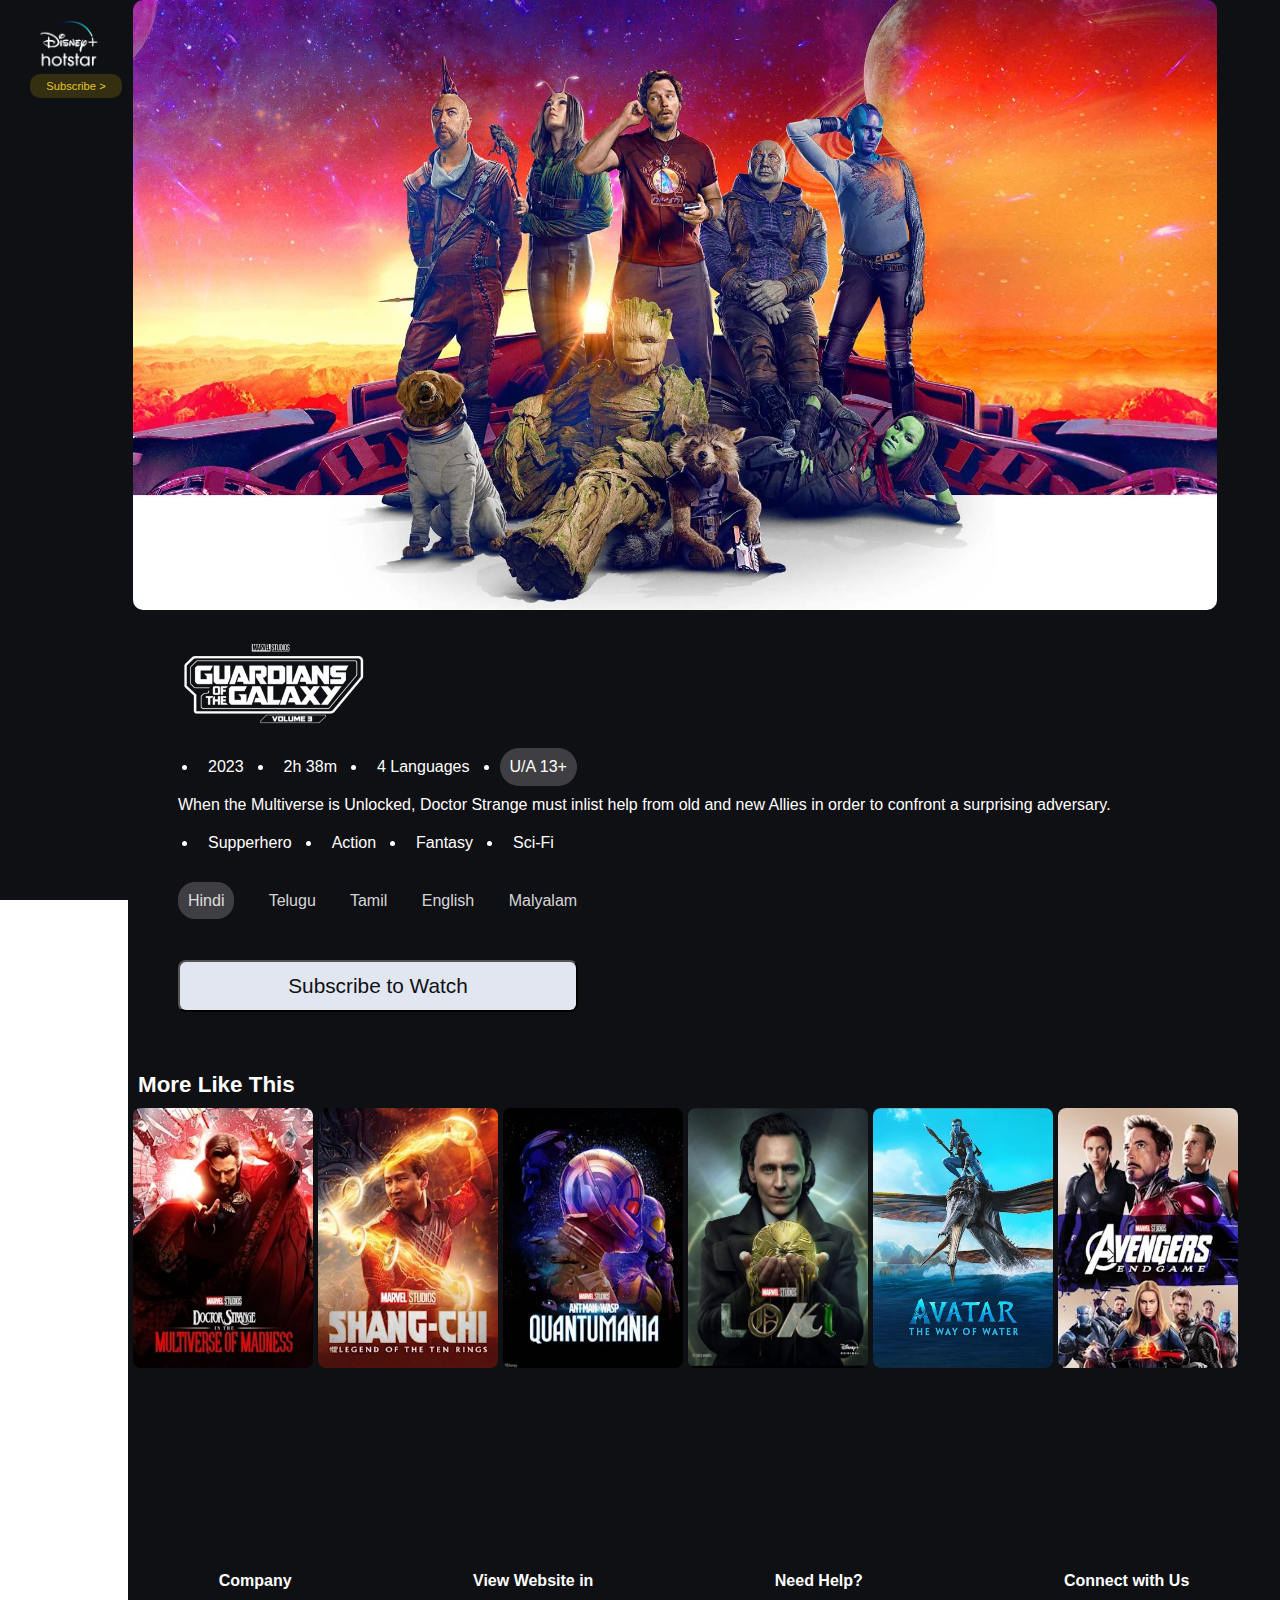
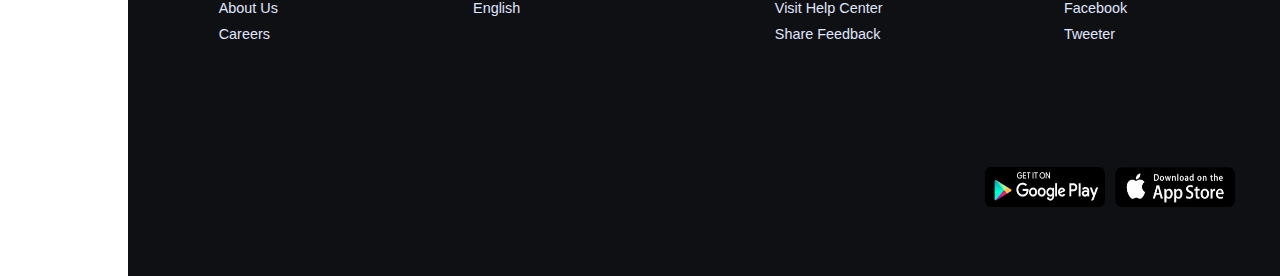
<file: gardians.html>
<!DOCTYPE html>
<html lang="en">
<head>
    <meta charset="UTF-8">
    <meta name="viewport" content="width=device-width, initial-scale=1.0">
    <link rel="stylesheet" href="https://cdnjs.cloudflare.com/ajax/libs/font-awesome/6.4.2/css/all.min.css" integrity="sha512-z3gLpd7yknf1YoNbCzqRKc4qyor8gaKU1qmn+CShxbuBusANI9QpRohGBreCFkKxLhei6S9CQXFEbbKuqLg0DA==" crossorigin="anonymous" referrerpolicy="no-referrer" />
    <link rel="stylesheet" href="style.css">
    <title>Gardians Of the Galaxy volume 3</title>
</head>
<body>
    
    <div class="side-panel">
        <div class="logo">
            <img src="New folder (3)/disney-hotstar-1 copy.png" class="hotstar-logo">
            <div class="paragraph-hover">
                <p class="paragraph font-family">
                    Subscribe >
                </p>
            </div>
        </div>
        <div class="icons">
            <div class="icon">
                <i class="fa-regular fa-user"></i>
            </div>
            <a href="search.html"><div class="icon">
                <i class="fa-solid fa-magnifying-glass"></i>
            </div></a>
            <a href="index.html">
                <div class="icon">
                    <i class="fa-solid fa-house"></i>
                </div>
            </a>
            <div class="icon">
                <i class="fa-solid fa-tv"></i>
            </div>
            <div class="icon">
                <i class="fa-solid fa-film"></i>
            </div>
            <div class="icon">
                <i class="fa-solid fa-volleyball"></i>
            </div>
        </div>
    </div>

    <div class="all-content">
        <div class="video">
            <img src="sec/1524157-i-2831ab27add0.jpg (4).jpg" class="main-image">
            <div class="image-panel">
                <div class="background2">
                    <img src="New folder (7)/1557474-t-c7f82f7f99df.png" class="image-on-image"> 
                <ul>
                    <li>2023</li>
                    <li>2h 38m</li>
                    <li>4 Languages</li>
                    <li class="list">U/A 13+</li>
                </ul>
                <p class="paragraph5">
                    When the Multiverse is Unlocked, Doctor Strange must inlist help from old and new Allies in order to confront a surprising adversary.
                </p> 
                <ul>
                    <li>Supperhero</li>
                    <li>Action</li>
                    <li>Fantasy</li>
                    <li>Sci-Fi</li>
                </ul>
                    <div class="all-language">
                        <a href="#" class="language select-language">Hindi</a>
                        <a href="#" class="language">Telugu</a>
                        <a href="#" class="language">Tamil</a>
                        <a href="#" class="language">English</a>
                        <a href="#" class="language">Malyalam</a>
                    </div>
                    <button class="Subscribe-watch-btn">Subscribe to Watch</button>
                </div>
            </div>
        </div>

        <h1 class="heading">More Like This</h1>
        <div class="images-container">
            <a href="strangrmovie.html">
                <img src="New folder (4)/1279946-v-e840df4196c6.jpg" class="image-box">
            </a>
            <a href="shangchi.html">
                <img src="New folder (4)/shang-chi.jpg" class="image-box">
            </a>
            <a href="antmanmovie.html">
                <img src="New folder (4)/1524168-v-aa781d26b891.jpg" class="image-box">
            </a>
            <a href="loki.html">
                <img src="New folder (7)/1462448-v-f21a9b6d25d3.jpg" class="image-box">
            </a>
            <a href="avatarmovie.html">
                <img src="New folder (4)/1524157-i-2831ab27add0.jpg (3).jpg" class="image-box">

            </a>
            <a href="endgamemoive.html">
                <img src="New folder (4)/Avengers endgame.jpg" class="image-box">
            </a>
        </div>

        <div class="footer">
            <div class="details">
                <h3 class="heading4">Company</h3>
                <p class="paragraph4">About Us</p>
                <p class="paragraph4">Careers</p>
            </div>

            <div class="details">
                <h3 class="heading4">View Website in</h3>
                <p class="paragraph4">English</p>
            </div>

            <div class="details">
                <h3 class="heading4">Need Help?</h3>
                <p class="paragraph4">Visit Help Center</p>
                <p class="paragraph4">Share Feedback</p>
            </div>

            <div class="details">
                <h3 class="heading4">Connect with Us</h3>
                <p class="paragraph4">Facebook</p>
                <p class="paragraph4">Tweeter</p>
            </div>
        </div>
        
        <div class="footer-logo">
            <a href="#"><img src="google-playstore.jpg" ></a>
            <a href="#"><img src="ios-appstore.jpg" ></a>
        </div>
    </div>

</body>
</html>
</file>
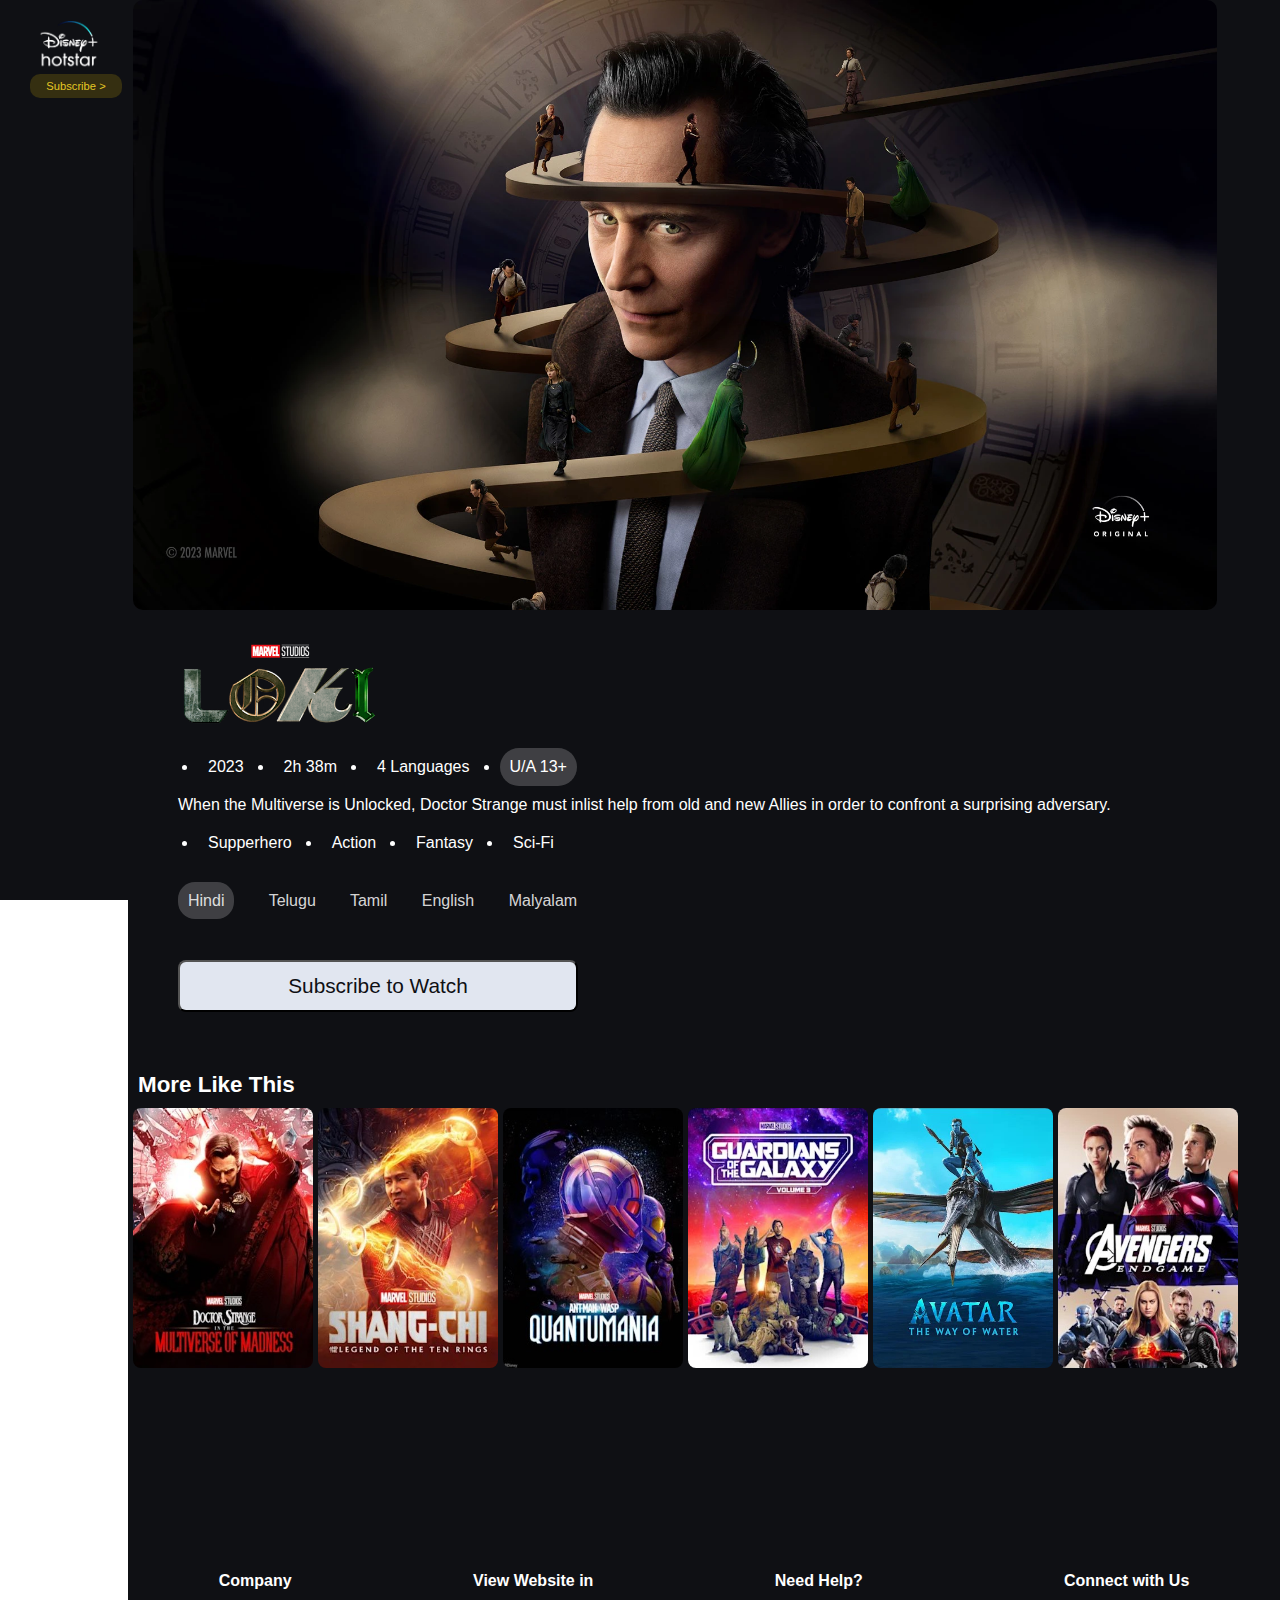
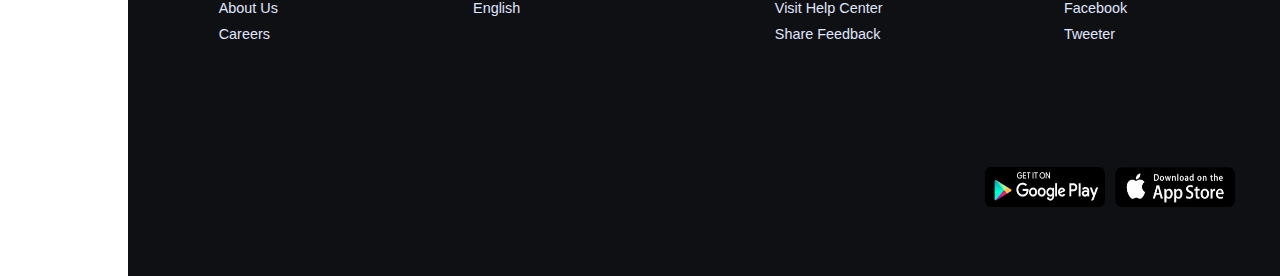
<file: loki.html>
<!DOCTYPE html>
<html lang="en">
<head>
    <meta charset="UTF-8">
    <meta name="viewport" content="width=device-width, initial-scale=1.0">
    <link rel="stylesheet" href="https://cdnjs.cloudflare.com/ajax/libs/font-awesome/6.4.2/css/all.min.css" integrity="sha512-z3gLpd7yknf1YoNbCzqRKc4qyor8gaKU1qmn+CShxbuBusANI9QpRohGBreCFkKxLhei6S9CQXFEbbKuqLg0DA==" crossorigin="anonymous" referrerpolicy="no-referrer" />
    <link rel="stylesheet" href="style.css">
    <title>Gardians Of the Galaxy volume 3</title>
</head>
<body>
    
    <div class="side-panel">
        <div class="logo">
            <img src="New folder (3)/disney-hotstar-1 copy.png" class="hotstar-logo">
            <div class="paragraph-hover">
                <p class="paragraph font-family">
                    Subscribe >
                </p>
            </div>
        </div>
        <div class="icons">
            <div class="icon">
                <i class="fa-regular fa-user"></i>
            </div>
            <a href="search.html"><div class="icon">
                <i class="fa-solid fa-magnifying-glass"></i>
            </div></a>
            <a href="index.html">
                <div class="icon">
                    <i class="fa-solid fa-house"></i>
                </div>
            </a>
            <div class="icon">
                <i class="fa-solid fa-tv"></i>
            </div>
            <div class="icon">
                <i class="fa-solid fa-film"></i>
            </div>
            <div class="icon">
                <i class="fa-solid fa-volleyball"></i>
            </div>
        </div>
    </div>

    <div class="all-content">
        <div class="video">
            <img src="New folder (7)/1607033-i-d6f937c102ac.png" class="main-image">
            <div class="image-panel">
                <div class="background2">
                    <img src="New folder (7)/1607032-t-73a2c8df16e9.png" class="image-on-image"> 
                <ul>
                    <li>2023</li>
                    <li>2h 38m</li>
                    <li>4 Languages</li>
                    <li class="list">U/A 13+</li>
                </ul>
                <p class="paragraph5">
                    When the Multiverse is Unlocked, Doctor Strange must inlist help from old and new Allies in order to confront a surprising adversary.
                </p> 
                <ul>
                    <li>Supperhero</li>
                    <li>Action</li>
                    <li>Fantasy</li>
                    <li>Sci-Fi</li>
                </ul>
                    <div class="all-language">
                        <a href="#" class="language select-language">Hindi</a>
                        <a href="#" class="language">Telugu</a>
                        <a href="#" class="language">Tamil</a>
                        <a href="#" class="language">English</a>
                        <a href="#" class="language">Malyalam</a>
                    </div>
                    <button class="Subscribe-watch-btn">Subscribe to Watch</button>
                </div>
            </div>
        </div>

        <h1 class="heading">More Like This</h1>
        <div class="images-container">
            <a href="strangrmovie.html">
                <img src="New folder (4)/1279946-v-e840df4196c6.jpg" class="image-box">
            </a>
            <a href="shangchi.html">
                <img src="New folder (4)/shang-chi.jpg" class="image-box">
            </a>
            <a href="antmanmovie.html">
                <img src="New folder (4)/1524168-v-aa781d26b891.jpg" class="image-box">
            </a>
            <a href="gardians.html">
                <img src="New folder (4)/1557487-v-7443ca868089.jpg" class="image-box">
            </a>
            <a href="avatarmovie.html">
                <img src="New folder (4)/1524157-i-2831ab27add0.jpg (3).jpg" class="image-box">

            </a>
            <a href="endgamemoive.html">
                <img src="New folder (4)/Avengers endgame.jpg" class="image-box">
            </a>
        </div>

        <div class="footer">
            <div class="details">
                <h3 class="heading4">Company</h3>
                <p class="paragraph4">About Us</p>
                <p class="paragraph4">Careers</p>
            </div>

            <div class="details">
                <h3 class="heading4">View Website in</h3>
                <p class="paragraph4">English</p>
            </div>

            <div class="details">
                <h3 class="heading4">Need Help?</h3>
                <p class="paragraph4">Visit Help Center</p>
                <p class="paragraph4">Share Feedback</p>
            </div>

            <div class="details">
                <h3 class="heading4">Connect with Us</h3>
                <p class="paragraph4">Facebook</p>
                <p class="paragraph4">Tweeter</p>
            </div>
        </div>
        
        <div class="footer-logo">
            <a href="#"><img src="google-playstore.jpg" ></a>
            <a href="#"><img src="ios-appstore.jpg" ></a>
        </div>
    </div>

</body>
</html>
</file>
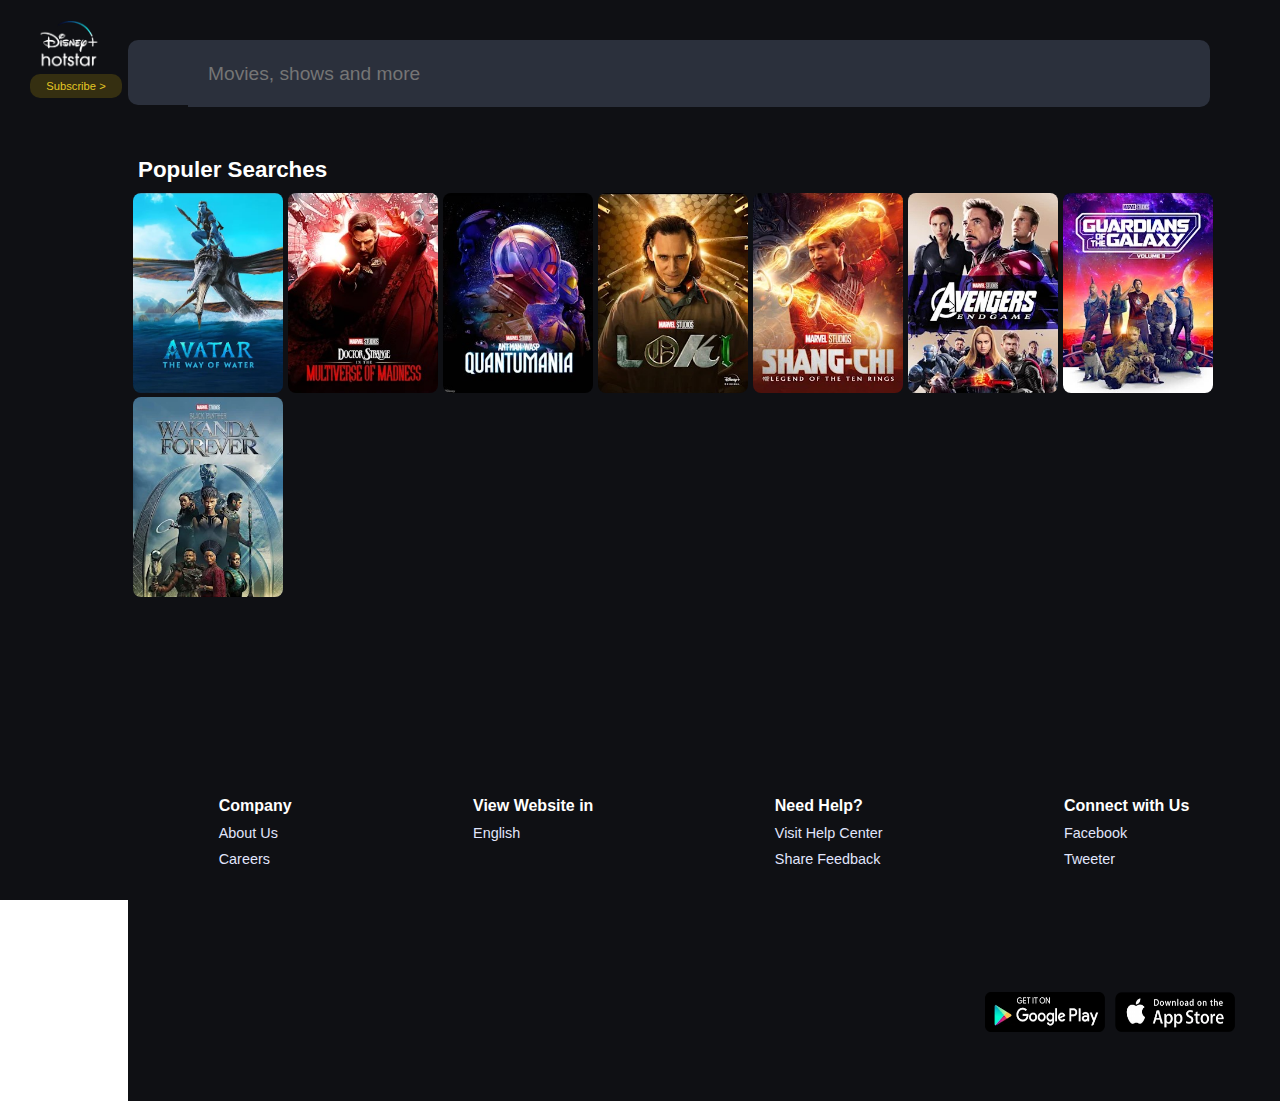
<file: search.html>
<!DOCTYPE html>
<html lang="en">
<head>
    <meta charset="UTF-8">
    <meta name="viewport" content="width=device-width, initial-scale=1.0">
    <link rel="stylesheet" href="https://cdnjs.cloudflare.com/ajax/libs/font-awesome/6.4.2/css/all.min.css" integrity="sha512-z3gLpd7yknf1YoNbCzqRKc4qyor8gaKU1qmn+CShxbuBusANI9QpRohGBreCFkKxLhei6S9CQXFEbbKuqLg0DA==" crossorigin="anonymous" referrerpolicy="no-referrer" />
    <link rel="stylesheet" href="style.css">
    <title>search the movies</title>
</head>
<body> 
    <div class="side-panel">
        <div class="logo">
            <img src="New folder (3)/disney-hotstar-1 copy.png" class="hotstar-logo">
            <div class="paragraph-hover">
                <p class="paragraph font-family">
                    Subscribe >
                </p>
            </div>
        </div>
        <div class="icons">
            <div class="icon">
                <i class="fa-regular fa-user"></i>
            </div>
            <div class="icon">
                <i class="fa-solid fa-magnifying-glass"></i>
            </div>
            <a href="index.html">
                <div class="icon">
                    <i class="fa-solid fa-house"></i>
                </div>
            </a>
            <div class="icon">
                <i class="fa-solid fa-tv"></i>
            </div>
            <div class="icon">
                <i class="fa-solid fa-film"></i>
            </div>
            <div class="icon">
                <i class="fa-solid fa-volleyball"></i>
            </div>
        </div>
    </div>

    <div class="all-content">
        <div class="search-bar">
            <div class="search-icon">
                <i class="fa-solid fa-magnifying-glass"></i>
            </div>
            
            <input type="text" placeholder="Movies, shows and more" class="search-panel" >
        </div>

        <h1 class="heading">Populer Searches</h1>
        <div class="images-container">
            <a href="avatarmovie.html">
                <img src="New folder (4)/1524157-i-2831ab27add0.jpg (3).jpg" class="image-box2">
            </a>
            <a href="strangrmovie.html">
                <img src="New folder (4)/1279946-v-e840df4196c6.jpg" class="image-box2">
            </a>
            <a href="antmanmovie.html">
                <img src="New folder (4)/1524168-v-aa781d26b891.jpg" class="image-box2">
            </a>
            <img src="New folder (4)/1566781-v-788eb98d5432.jpg" class="image-box2">
            <a href="shangchi.html">
                <img src="New folder (4)/shang-chi.jpg" class="image-box2">
            </a>
            <a href="endgamemoive.html">
                <img src="New folder (4)/Avengers endgame.jpg" class="image-box2">
            </a>
            <img src="New folder (4)/1557487-v-7443ca868089.jpg" class="image-box2">
            <img src="New folder (4)/1462448-v-f21a9b6d25d3.jpg" class="image-box2">
        </div>

        <div class="footer">
            <div class="details">
                <h3 class="heading4">Company</h3>
                <p class="paragraph4">About Us</p>
                <p class="paragraph4">Careers</p>
            </div>

            <div class="details">
                <h3 class="heading4">View Website in</h3>
                <p class="paragraph4">English</p>
            </div>

            <div class="details">
                <h3 class="heading4">Need Help?</h3>
                <p class="paragraph4">Visit Help Center</p>
                <p class="paragraph4">Share Feedback</p>
            </div>

            <div class="details">
                <h3 class="heading4">Connect with Us</h3>
                <p class="paragraph4">Facebook</p>
                <p class="paragraph4">Tweeter</p>
            </div>
        </div>
        
        <div class="footer-logo">
            <a href="#"><img src="google-playstore.jpg" ></a>
            <a href="#"><img src="ios-appstore.jpg" ></a>
        </div>
    </div>

</body>
</file>
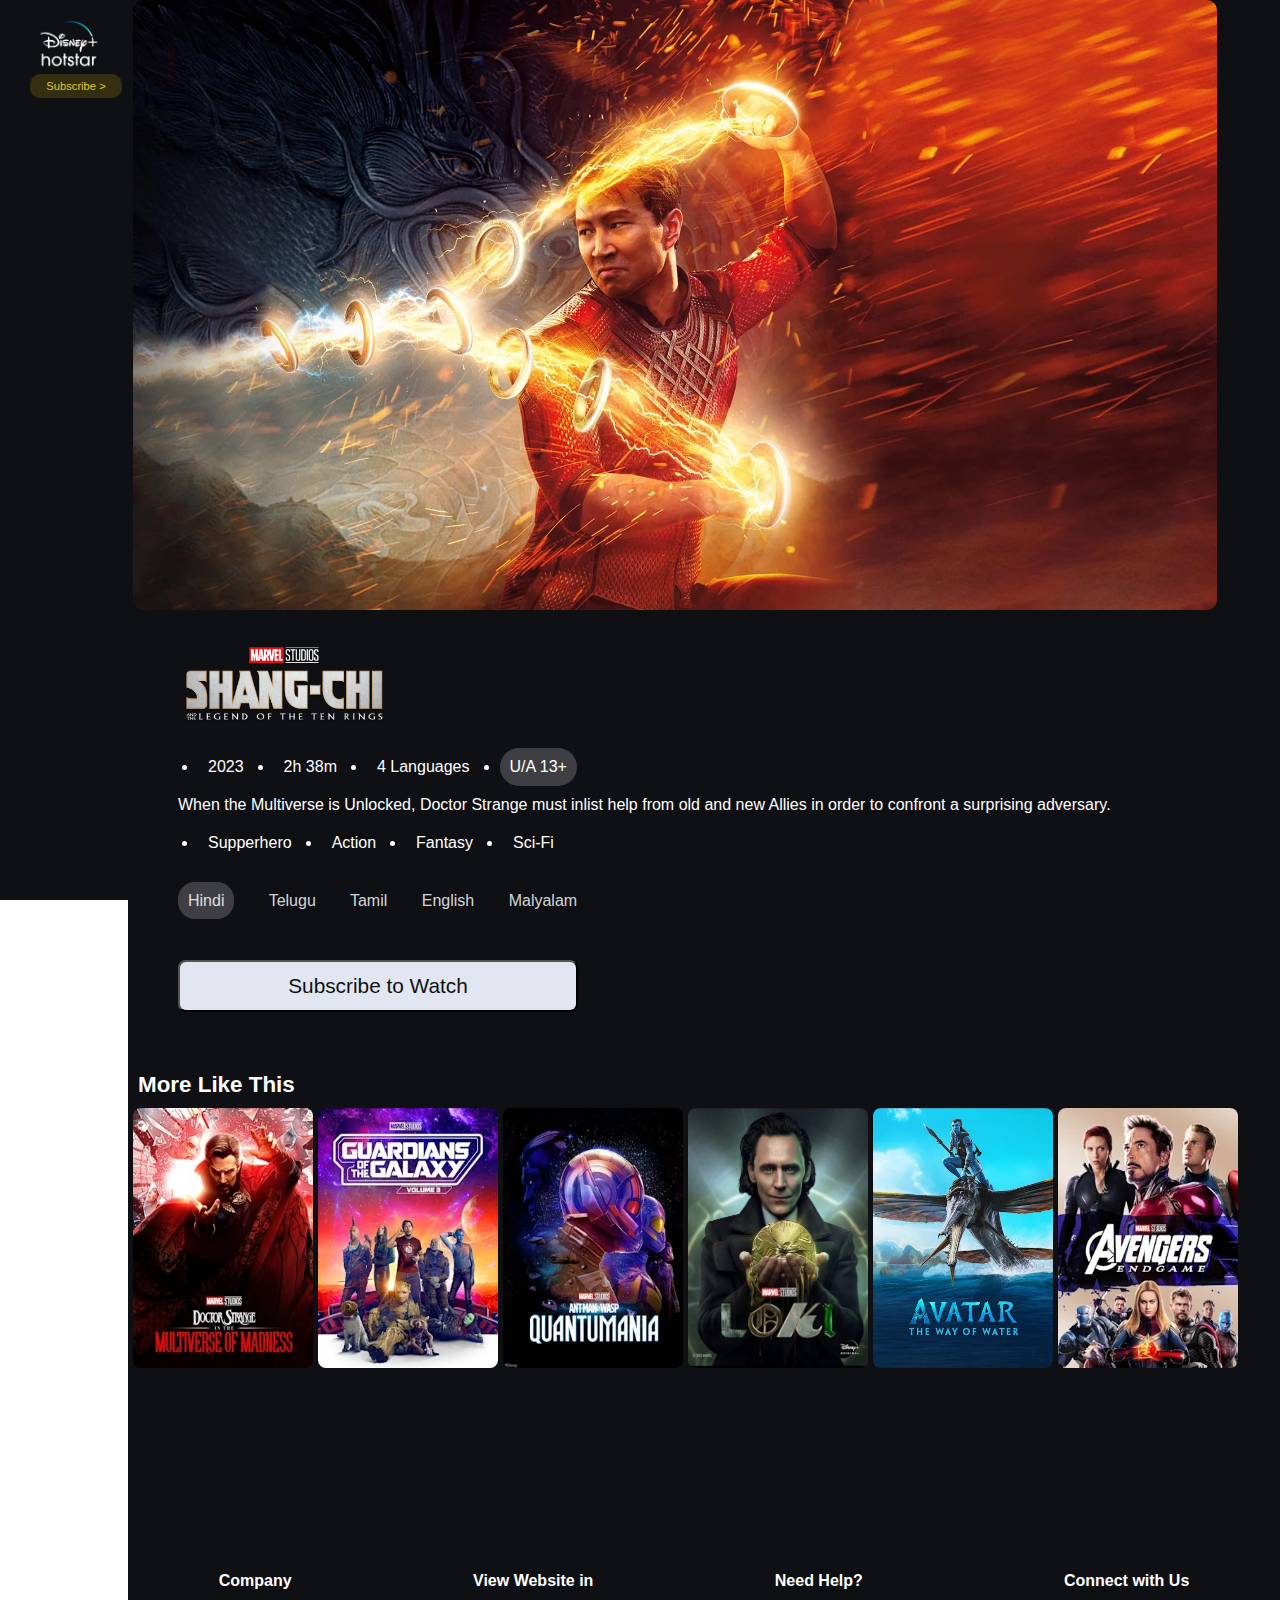
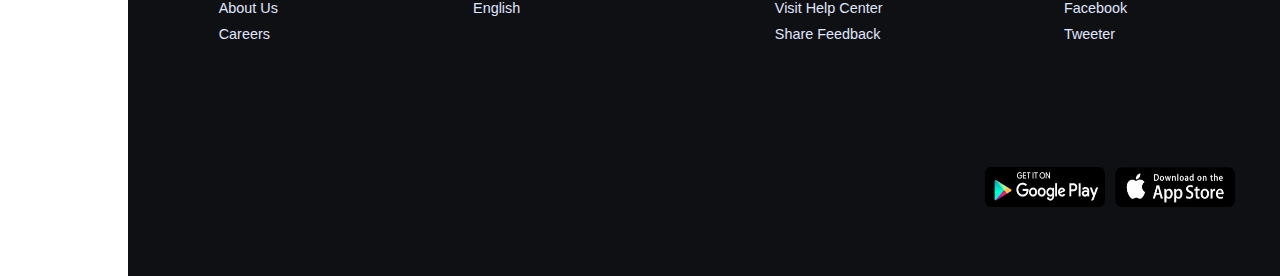
<file: shangchi.html>
<!DOCTYPE html>
<html lang="en">
<head>
    <meta charset="UTF-8">
    <meta name="viewport" content="width=device-width, initial-scale=1.0">
    <link rel="stylesheet" href="https://cdnjs.cloudflare.com/ajax/libs/font-awesome/6.4.2/css/all.min.css" integrity="sha512-z3gLpd7yknf1YoNbCzqRKc4qyor8gaKU1qmn+CShxbuBusANI9QpRohGBreCFkKxLhei6S9CQXFEbbKuqLg0DA==" crossorigin="anonymous" referrerpolicy="no-referrer" />
    <link rel="stylesheet" href="style.css">
    <title>Shang-chi</title>
</head>
<body>
    
    <div class="side-panel">
        <div class="logo">
            <img src="New folder (3)/disney-hotstar-1 copy.png" class="hotstar-logo">
            <div class="paragraph-hover">
                <p class="paragraph font-family">
                    Subscribe >
                </p>
            </div>
        </div>
        <div class="icons">
            <div class="icon">
                <i class="fa-regular fa-user"></i>
            </div>
            <a href="search.html"><div class="icon">
                <i class="fa-solid fa-magnifying-glass"></i>
            </div></a>
            <a href="index.html">
                <div class="icon">
                    <i class="fa-solid fa-house"></i>
                </div>
            </a>
            <div class="icon">
                <i class="fa-solid fa-tv"></i>
            </div>
            <div class="icon">
                <i class="fa-solid fa-film"></i>
            </div>
            <div class="icon">
                <i class="fa-solid fa-volleyball"></i>
            </div>
        </div>
    </div>

    <div class="all-content">
        <div class="video">
            <img src="sec/1524157-i-2831ab27add0.jpg (7).jpg" class="main-image">
            <div class="image-panel">
                <div class="background2">
                    <img src="New folder (7)/1369298-t-e0c9c01fca08.jpg" class="image-on-image"> 
                <ul>
                    <li>2023</li>
                    <li>2h 38m</li>
                    <li>4 Languages</li>
                    <li class="list">U/A 13+</li>
                </ul>
                <p class="paragraph5">
                    When the Multiverse is Unlocked, Doctor Strange must inlist help from old and new Allies in order to confront a surprising adversary.
                </p> 
                <ul>
                    <li>Supperhero</li>
                    <li>Action</li>
                    <li>Fantasy</li>
                    <li>Sci-Fi</li>
                </ul>
                    <div class="all-language">
                        <a href="#" class="language select-language">Hindi</a>
                        <a href="#" class="language">Telugu</a>
                        <a href="#" class="language">Tamil</a>
                        <a href="#" class="language">English</a>
                        <a href="#" class="language">Malyalam</a>
                    </div>
                    <button class="Subscribe-watch-btn">Subscribe to Watch</button>
                </div>
            </div>
        </div>

        <h1 class="heading">More Like This</h1>
        <div class="images-container">
            <a href="strangrmovie.html">
                <img src="New folder (4)/1279946-v-e840df4196c6.jpg" class="image-box">
            </a>
            <a href="gardians.html">
                <img src="New folder (4)/1557487-v-7443ca868089.jpg" class="image-box">
            </a>
            <a href="antmanmovie.html">
                <img src="New folder (4)/1524168-v-aa781d26b891.jpg" class="image-box">
            </a>
            <a href="loki.html">
                <img src="New folder (7)/1462448-v-f21a9b6d25d3.jpg" class="image-box">
            </a>
            <img src="New folder (4)/1524157-i-2831ab27add0.jpg (3).jpg" class="image-box">
            <a href="endgamemoive.html">
                <img src="New folder (4)/Avengers endgame.jpg" class="image-box">
            </a>
        </div>

        <div class="footer">
            <div class="details">
                <h3 class="heading4">Company</h3>
                <p class="paragraph4">About Us</p>
                <p class="paragraph4">Careers</p>
            </div>

            <div class="details">
                <h3 class="heading4">View Website in</h3>
                <p class="paragraph4">English</p>
            </div>

            <div class="details">
                <h3 class="heading4">Need Help?</h3>
                <p class="paragraph4">Visit Help Center</p>
                <p class="paragraph4">Share Feedback</p>
            </div>

            <div class="details">
                <h3 class="heading4">Connect with Us</h3>
                <p class="paragraph4">Facebook</p>
                <p class="paragraph4">Tweeter</p>
            </div>
        </div>
        
        <div class="footer-logo">
            <a href="#"><img src="google-playstore.jpg" ></a>
            <a href="#"><img src="ios-appstore.jpg" ></a>
        </div>
    </div>

</body>
</html>
</file>
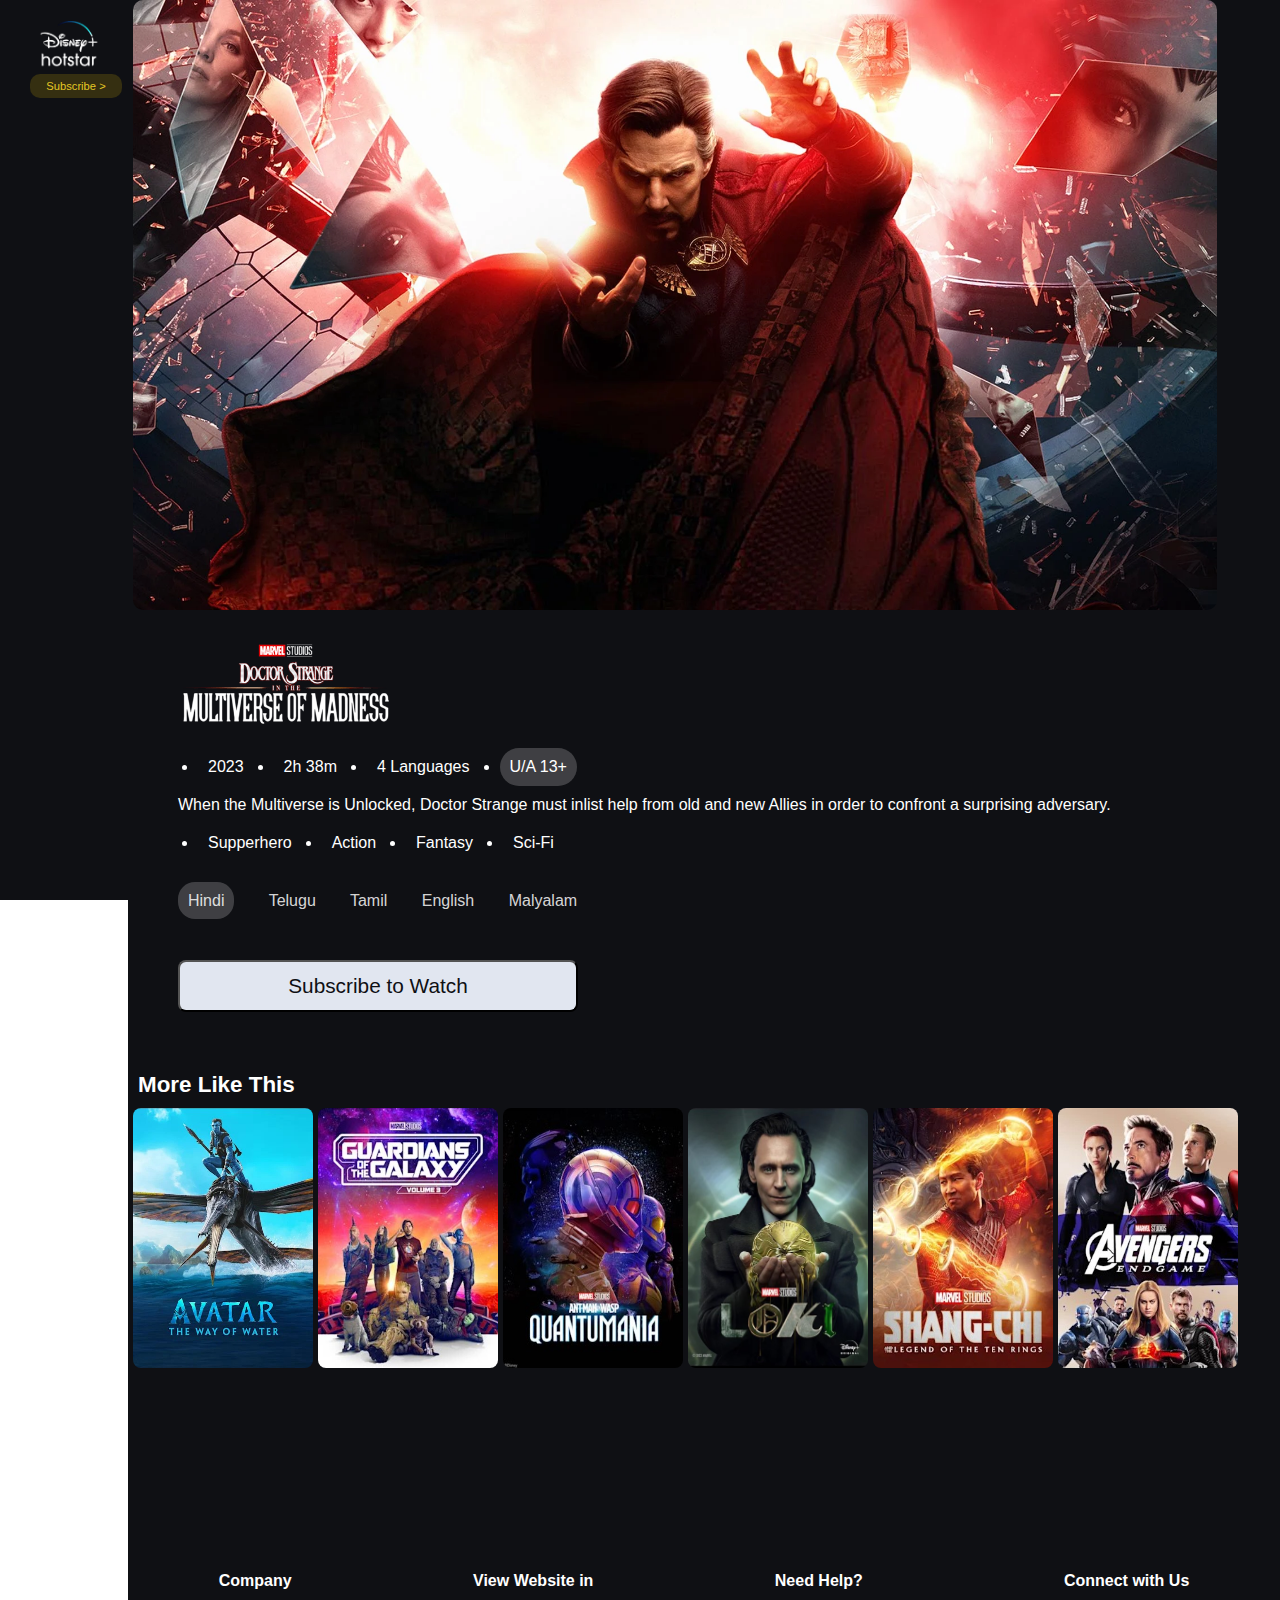
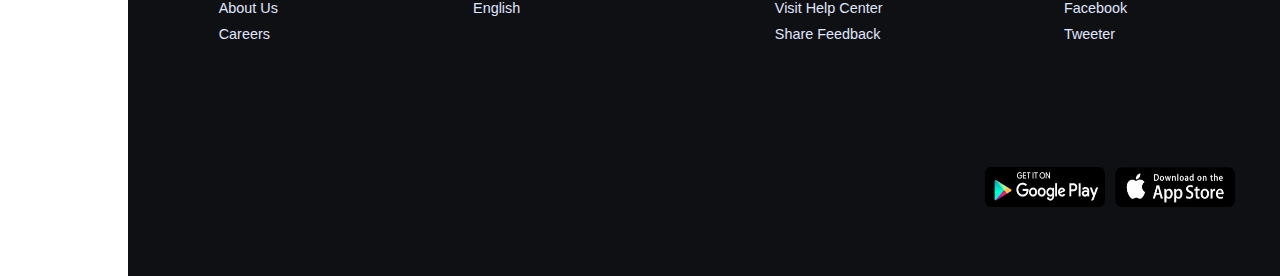
<file: strangrmovie.html>
<!DOCTYPE html>
<html lang="en">
<head>
    <meta charset="UTF-8">
    <meta name="viewport" content="width=device-width, initial-scale=1.0">
    <link rel="stylesheet" href="https://cdnjs.cloudflare.com/ajax/libs/font-awesome/6.4.2/css/all.min.css" integrity="sha512-z3gLpd7yknf1YoNbCzqRKc4qyor8gaKU1qmn+CShxbuBusANI9QpRohGBreCFkKxLhei6S9CQXFEbbKuqLg0DA==" crossorigin="anonymous" referrerpolicy="no-referrer" />
    <link rel="stylesheet" href="style.css">
    <title>Strange Movie</title>
</head>
<body>
    
    <div class="side-panel">
        <div class="logo">
            <img src="New folder (3)/disney-hotstar-1 copy.png" class="hotstar-logo">
        </div>
        <div class="paragraph-hover">
            <p class="paragraph font-family">
                Subscribe >
            </p>
        </div>
        <div class="icons">
            <div class="icon">
                <i class="fa-regular fa-user"></i>
            </div>
            <a href="search.html"><div class="icon">
                <i class="fa-solid fa-magnifying-glass"></i>
            </div></a>
            <a href="index.html">
                <div class="icon">
                    <i class="fa-solid fa-house"></i>
                </div>
            </a>
            <div class="icon">
                <i class="fa-solid fa-tv"></i>
            </div>
            <div class="icon">
                <i class="fa-solid fa-film"></i>
            </div>
            <div class="icon">
                <i class="fa-solid fa-volleyball"></i>
            </div>
        </div>
    </div>

    <div class="all-content">
        <div class="video">
            <img src="New folder (7)/1366773-i-18687272b330.png" class="main-image">
            <div class="image-panel">
                <div class="background2">
                    <img src="New folder (7)/1366775-t-c895dcf7822f.jpg" class="image-on-image"> 
                <ul>
                    <li>2023</li>
                    <li>2h 38m</li>
                    <li>4 Languages</li>
                    <li class="list">U/A 13+</li>
                </ul>
                <p class="paragraph5">
                    When the Multiverse is Unlocked, Doctor Strange must inlist help from old and new Allies in order to confront a surprising adversary.
                </p> 
                <ul>
                    <li>Supperhero</li>
                    <li>Action</li>
                    <li>Fantasy</li>
                    <li>Sci-Fi</li>
                </ul>
                    <div class="all-language">
                        <a href="#" class="language select-language">Hindi</a>
                        <a href="#" class="language">Telugu</a>
                        <a href="#" class="language">Tamil</a>
                        <a href="#" class="language">English</a>
                        <a href="#" class="language">Malyalam</a>
                    </div>
                    <button class="Subscribe-watch-btn">Subscribe to Watch</button>
                </div>
            </div>
        </div>

        <h1 class="heading">More Like This</h1>
        <div class="images-container">
            <a href="avatarmovie.html">
                <img src="New folder (4)/1524157-i-2831ab27add0.jpg (3).jpg" class="image-box">
            </a>
            <a href="gardians.html">
                <img src="New folder (4)/1557487-v-7443ca868089.jpg" class="image-box">
            </a>
            <a href="antmanmovie.html">
                <img src="New folder (4)/1524168-v-aa781d26b891.jpg" class="image-box">
            </a>
            <a href="loki.html">
                <img src="New folder (7)/1462448-v-f21a9b6d25d3.jpg" class="image-box">
            </a>
            <a href="shangchi.html">
                <img src="New folder (4)/shang-chi.jpg" class="image-box">
            </a>
            <a href="endgamemoive.html">
                <img src="New folder (4)/Avengers endgame.jpg" class="image-box">
            </a>
        </div>

        <div class="footer">
            <div class="details">
                <h3 class="heading4">Company</h3>
                <p class="paragraph4">About Us</p>
                <p class="paragraph4">Careers</p>
            </div>

            <div class="details">
                <h3 class="heading4">View Website in</h3>
                <p class="paragraph4">English</p>
            </div>

            <div class="details">
                <h3 class="heading4">Need Help?</h3>
                <p class="paragraph4">Visit Help Center</p>
                <p class="paragraph4">Share Feedback</p>
            </div>

            <div class="details">
                <h3 class="heading4">Connect with Us</h3>
                <p class="paragraph4">Facebook</p>
                <p class="paragraph4">Tweeter</p>
            </div>
        </div>
        
        <div class="footer-logo">
            <a href="#"><img src="google-playstore.jpg" ></a>
            <a href="#"><img src="ios-appstore.jpg" ></a>
        </div>
    </div>

</body>
</html>
</file>
<file: style.css>
* {
    margin: 0;
    font-family: arial;
}

.all-content {
    background-color: #0f1014;
    margin-left: 10%;
    position: absolute;
    width: 90%;
}

.side-panel {
    background-color: #0f1014;
    width: 10%;
    position: fixed;
    height: 100%;
}

.icons {
    margin-top: 110px;
    vertical-align: middle;
    margin-left: 30px;
}

.icon {
    height: 20px;
    width: 20px;
    color: #b3afaf;
    text-align: center;
    padding: 20px;
    cursor: pointer;
}

.logo {
    text-align: center;
}

.hotstar-logo {
    height: 50px; 
    background-size: cover;
    margin-top: 20px;
    margin-left: 10px;
}

.paragraph {
    color: #e4c724;
    margin-left: 30px;
    background-color: #352f11;
    padding: 5px;
    border-radius: 10px;
    font-size: 0.7rem;
    width: 80px;
    border: 0.8px solid transparent;
    text-align: center;
}

.top-section {
    display: flex;
    background-color: #16181f;
    border-radius: 10px;
    height: 260px;
    
    margin-left: 5px;
    margin-bottom: 20px;
    width: 90%;
}

.top-image-details {
    margin-left: 20px;
    padding: 8px;
}

.top-section-image {
    background-size: cover;
    height: 260px;
    width: 580px;
    border-radius: 10px;
}

.disney-hotstar {
    display: flex;

}

.mini-img {
    background-size: cover;
    height: 50px;
    margin-top: 13px;
    border-radius: 3px;
    margin-right: 10px;
    width: 50px;
}

.main-id {
    margin-top: 20px;
}

.paragraph2 {
    color: white;
    padding: 0px;
    font-size: 1rem;
}

.paragraph3 {
    color: #8f98b2;
    padding-top: 8px;
    font-size: 0.8rem;
}

.paragraph4 {
    color: #e1e6fd;
    font-size: 0.9rem;
    font-family: arial;
    margin-top: 10px;
    cursor: pointer;
}

.btn-subscribe {
    color: #e1e6f0;
    background-color: #252833;
    padding: 8px 32px;
    font-size: 1.1rem;
    font-weight: bold;
    border-radius: 8px;
    margin-top: 80px;
}

.border {
    border: 1px solid transparent;
}

.border :hover {
    border: 1px solid #ffffff;
}

.main-image {
    background-image: url("sec/1524157-i-2831ab27add0.jpg (6).jpg");
    background-size: cover;
    height: 610px;
    margin-left: 5px;
    border-radius: 10px;
}

.background {
    filter: drop-shadow(30px 30px 40px black);
    margin-top: 310px;
    padding: 20px;
    
}

.image-panel {
    display: flex;
    align-items: end;
}

.image-on-image {
    background-size: cover;
    height: 80px;
    margin-left: 45px;
    margin-bottom: 20px;
}

ul li  {
    color: white;
    font-family: arial;
    margin-left: 20px;
    padding: 10px;
}

ul {
    display: flex;
}

.list {
    font-family: arial;
    background-color: #ffffff33;
    color: #ffffff;
    border-radius: 20px;
}

.watch-now-btn {
    background-color: #252833;
    padding: 12px 16px;
    width: 220px;
    font-size: 1.3rem;
    border-radius: 8px;
    margin-left: 40px;
    color: #e1e6f0;
    border: 1px solid transparent;
    margin-top: 20px;
    cursor: pointer;
}

.heading {
    font-family: arial;
    font-size: 1.4rem;
    color: white;
    margin-top: 50px;
    margin-left: 10px;
    margin-bottom: 10px;

}

.images-container {
    display: flex;
    justify-content: flex-start;
    flex-wrap: wrap;
}

.image-box {
    height: 260px;
    width: 180px;
    background-size: cover;
    border-radius: 8px;
    margin-left: 5px;
}

.images-container2 {
    display: flex;
    justify-content: start;
    
    
}

.all-vidoes {
    display: flex;
    margin-top: 10px;
    
}

.video-auto {
    height: 100px;
    margin-left: 5px;
    border-radius: 6px;
    margin-top: 40px;
}

.all-genres {
    display: flex;
    justify-content: space-around;
}

.box1 {
    background-color: #092230;
    height: 150px;
    width: 270px;
    font-family: arial;
    color: white;
    display: flex;
    align-items: center;
    justify-content: center;
    font-size: 1.8rem;
    border-radius: 7px;
    margin-left: 6px;
}

.box2 {
    background-color: #4d2e2e;
    height: 150px;
    width: 270px;
    font-family: arial;
    color: white;
    display: flex;
    align-items: center;
    justify-content: center;
    font-size: 1.8rem;
    border-radius: 7px;
    margin-left: 6px;
}

.box3 {
    background-color: #373463;
    height: 150px;
    width: 270px;
    font-family: arial;
    color: white;
    display: flex;
    align-items: center;
    justify-content: center;
    font-size: 1.8rem;
    border-radius: 7px;
    margin-left: 6px;
}

.box4 {
    background-color: #4b2020;
    height: 150px;
    width: 270px;
    font-family: arial;
    color: white;
    display: flex;
    align-items: center;
    justify-content: center;
    font-size: 1.8rem;
    border-radius: 7px;
    margin-left: 6px;
}

.footer {
    display: flex;
    justify-content: space-around;
    margin-top: 200px;
    margin-bottom: 50px;
    padding-bottom: 70px;
}

.heading4 {
    font-family: arial;
    font-size: 1rem;
    color: white;
}



/*...........strange movie page...........*/




.video {
    background-size: cover;
    border-radius: 10px;
}

.video-play {
    width: 100%;
    height: 100%;
    
}

.background2 {
    padding: 10px;
    margin-top: 20px;
}

.paragraph5 {
    color: white;
    font-size: 1rem;
    margin-left: 30px;
    padding: 10px;
}

.all-language {
    margin-left: 30px;
    padding: 10px;
    margin-top: 20px;
    margin-bottom: 20px;
}

.language {
    color: #ffffffd6;
    text-decoration: none;
    margin-right: 30px;
}

.select-language {
    background-color: #ffffff33;
    border-radius: 17px;
    padding: 10px;
}

.Subscribe-watch-btn {
    background-color: #e1e6f0;
    padding: 12px 16px;
    width: 220px;
    font-size: 1.3rem;
    border-radius: 8px;
    margin-left: 40px;
    color: #0f1014;
    width: 400px;
    margin-top: 20px;
    cursor: pointer;
}

.footer-logo {
    display: flex;
    justify-content: end;
    margin-right: 40px;
    margin-bottom: 60px;
}

.footer-logo img {
    height: 40px;
    width: 120px;
    padding: 5px;
    
}




/*...........search page...........*/





.search-bar {
    display: flex;
    border: none;
    margin-top: 40px;
}

.search-icon {
    display: flex;
    align-items: center;
    justify-content: end;
    font-size: 28px;
    width: 60px;
    height: 65px;
    background-color: #2b303c;
    border-top-left-radius: 10px;
    border-bottom-left-radius: 10px;
    color: #e5e5e5;
    
}

.search-panel {
    border: none;
    border-top-right-radius: 10px;
    border-bottom-right-radius: 10px;
    padding-left: 20px;
    width: 1000px;
    height: 65px;
    background-color: #2b303c;
    font-size: 1.2rem;
    color: #e5e5e5;

}

.image-box2 {
    height: 200px;
    width: 150px;
    background-size: cover;
    border-radius: 8px;
    margin-left: 5px;
    
}



.account-html {
    background-image: url("background-2.jpg");
    height: 100%;
    background-size: cover;

}

.account-button {
    display: flex;
    justify-content: end;
}

.image-account {
    display: flex;
    justify-content: center;
}

.account-image {
    height: 130px;
    width: 330;
    margin-top: 50px;
}

.text-align {
    text-align: center;
}

.heading-accounts {
    display: flex;
    justify-content: center;
}

.login-heading {
    color: white;
    padding: 10px;
    
}

.log-in-btn {
    height: 50px;
    width: 200px;
    background-color: #4e4eff;
    color: white;
    border-radius: 10px;
    border: none;
    font-size: medium;
    margin-top: 20px;
    
}
</file>
